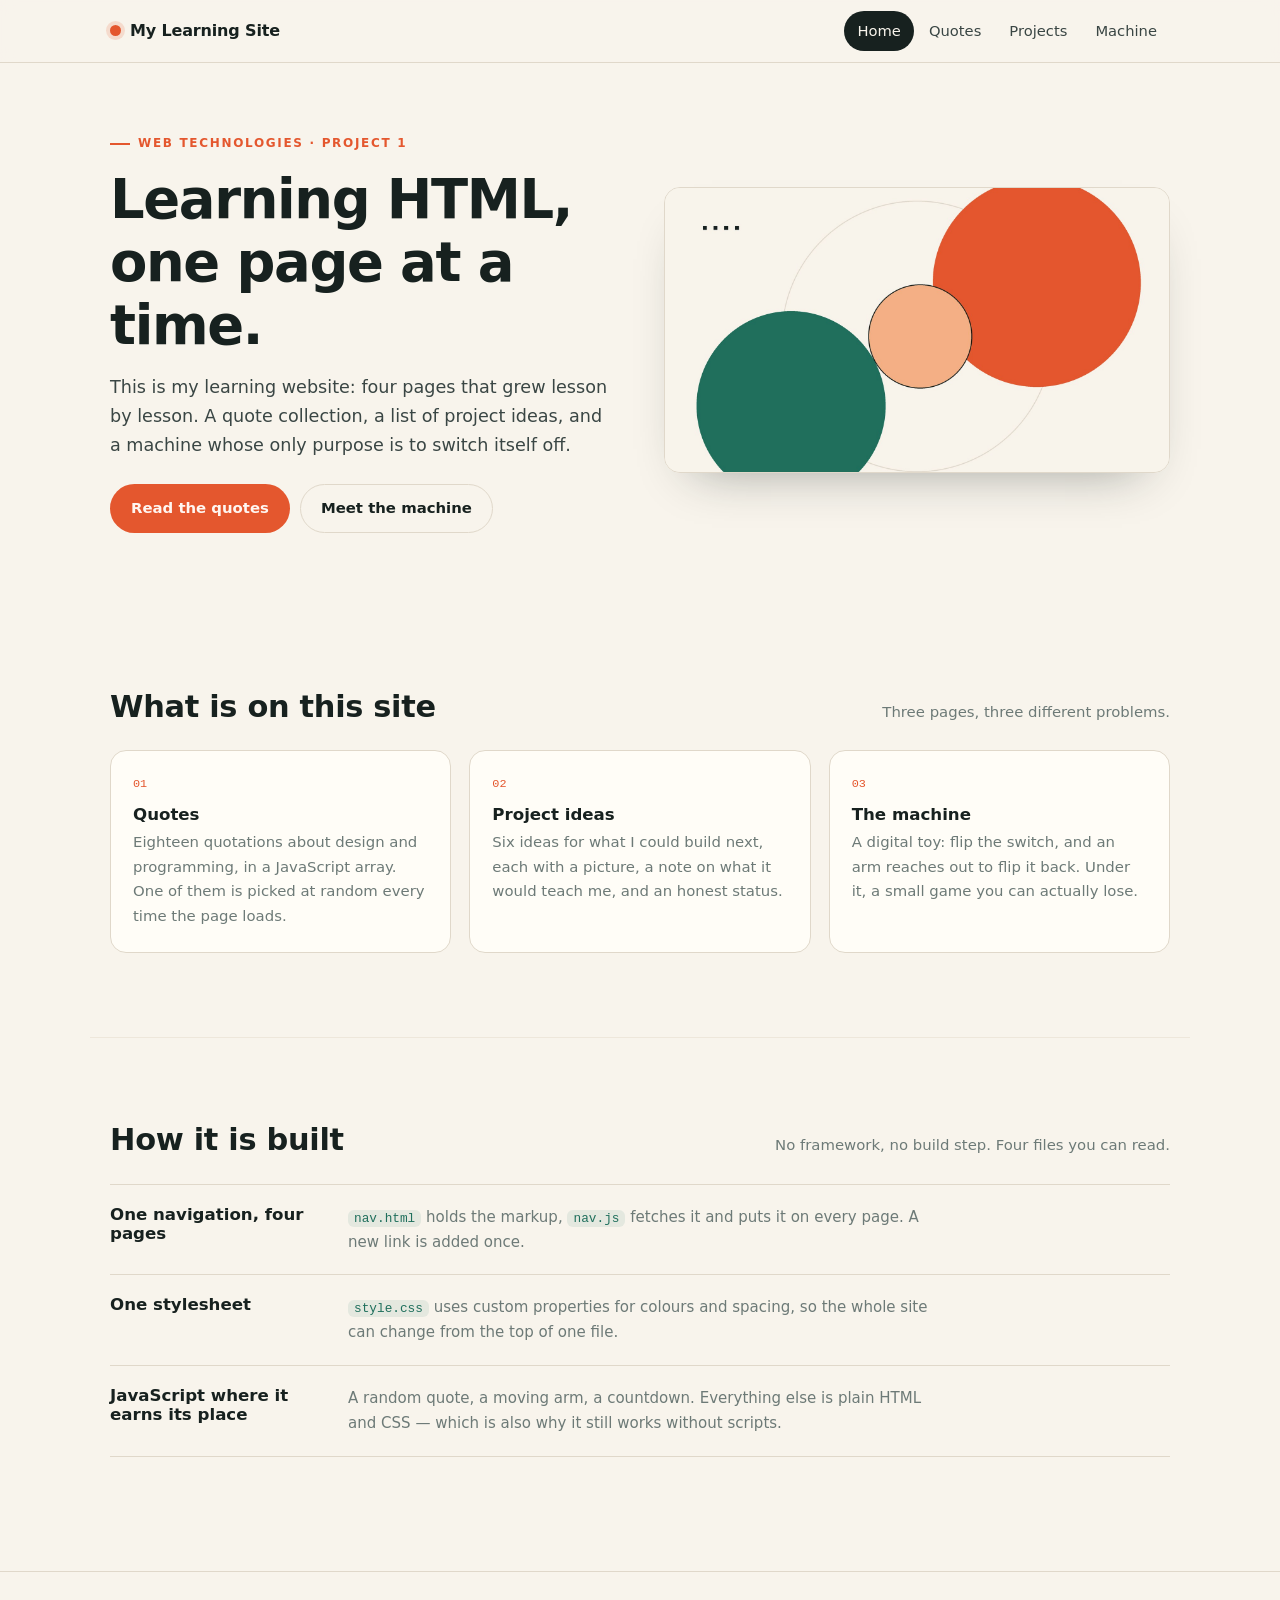
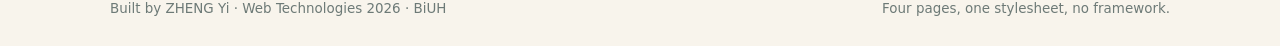
<file: index.html>
<!DOCTYPE html>
<html lang="en">
<head>
  <meta charset="UTF-8">
  <meta name="viewport" content="width=device-width, initial-scale=1.0">
  <title>Home — My Learning Site</title>
  <meta name="description" content="A small website built while learning HTML, CSS and JavaScript: a quote page, a project list and a useless machine.">

  <link rel="icon" href="images/favicon-32.png" sizes="32x32" type="image/png">
  <link rel="stylesheet" href="style.css">
  <script src="nav.js" defer></script>
</head>
<body data-page="home">
  <a class="skip-link" href="#main">Skip to content</a>

  <!-- The navigation is injected here by nav.js -->
  <div id="nav-slot"></div>

  <main id="main">
    <!-- ---------- Item 1: hero image + overview of the site ---------- -->
    <section class="hero">
      <div class="wrap hero-inner">
        <div class="hero-body">
          <p class="eyebrow">Web Technologies · Project 1</p>
          <h1>Learning HTML,<br>one page at a time.</h1>
          <p class="lead">
            This is my learning website: four pages that grew lesson by lesson.
            A quote collection, a list of project ideas, and a machine whose only
            purpose is to switch itself off.
          </p>
          <div class="button-row">
            <a class="btn btn-primary" href="quotes.html">Read the quotes</a>
            <a class="btn btn-ghost" href="machine.html">Meet the machine</a>
          </div>
        </div>

        <figure class="hero-media">
          <img src="images/hero.jpg" width="1600" height="900"
               alt="Abstract illustration: overlapping shapes in orange, green and cream">
        </figure>
      </div>
    </section>

    <!-- ---------- Overview: what is on this site ---------- -->
    <section class="section wrap" aria-labelledby="overview-title">
      <div class="section-head">
        <h2 id="overview-title">What is on this site</h2>
        <p class="section-sub">Three pages, three different problems.</p>
      </div>

      <div class="grid grid-3">
        <article class="card">
          <span class="card-index" aria-hidden="true">01</span>
          <h3><a href="quotes.html">Quotes</a></h3>
          <p>
            Eighteen quotations about design and programming, in a JavaScript
            array. One of them is picked at random every time the page loads.
          </p>
        </article>

        <article class="card">
          <span class="card-index" aria-hidden="true">02</span>
          <h3><a href="project.html">Project ideas</a></h3>
          <p>
            Six ideas for what I could build next, each with a picture, a note
            on what it would teach me, and an honest status.
          </p>
        </article>

        <article class="card">
          <span class="card-index" aria-hidden="true">03</span>
          <h3><a href="machine.html">The machine</a></h3>
          <p>
            A digital toy: flip the switch, and an arm reaches out to flip it
            back. Under it, a small game you can actually lose.
          </p>
        </article>
      </div>
    </section>

    <!-- ---------- How it is built (nice to defend in the presentation) ---------- -->
    <section class="section wrap" aria-labelledby="build-title">
      <div class="section-head">
        <h2 id="build-title">How it is built</h2>
        <p class="section-sub">No framework, no build step. Four files you can read.</p>
      </div>

      <ol class="steps">
        <li>
          <h3>One navigation, four pages</h3>
          <p>
            <code>nav.html</code> holds the markup, <code>nav.js</code> fetches it
            and puts it on every page. A new link is added once.
          </p>
        </li>
        <li>
          <h3>One stylesheet</h3>
          <p>
            <code>style.css</code> uses custom properties for colours and spacing,
            so the whole site can change from the top of one file.
          </p>
        </li>
        <li>
          <h3>JavaScript where it earns its place</h3>
          <p>
            A random quote, a moving arm, a countdown. Everything else is plain
            HTML and CSS — which is also why it still works without scripts.
          </p>
        </li>
      </ol>
    </section>
  </main>

  <footer class="site-footer">
    <div class="wrap footer-inner">
      <p>Built by ZHENG Yi · Web Technologies 2026 · BiUH</p>
      <p class="footer-note">Four pages, one stylesheet, no framework.</p>
    </div>
  </footer>
</body>
</html>
</file>
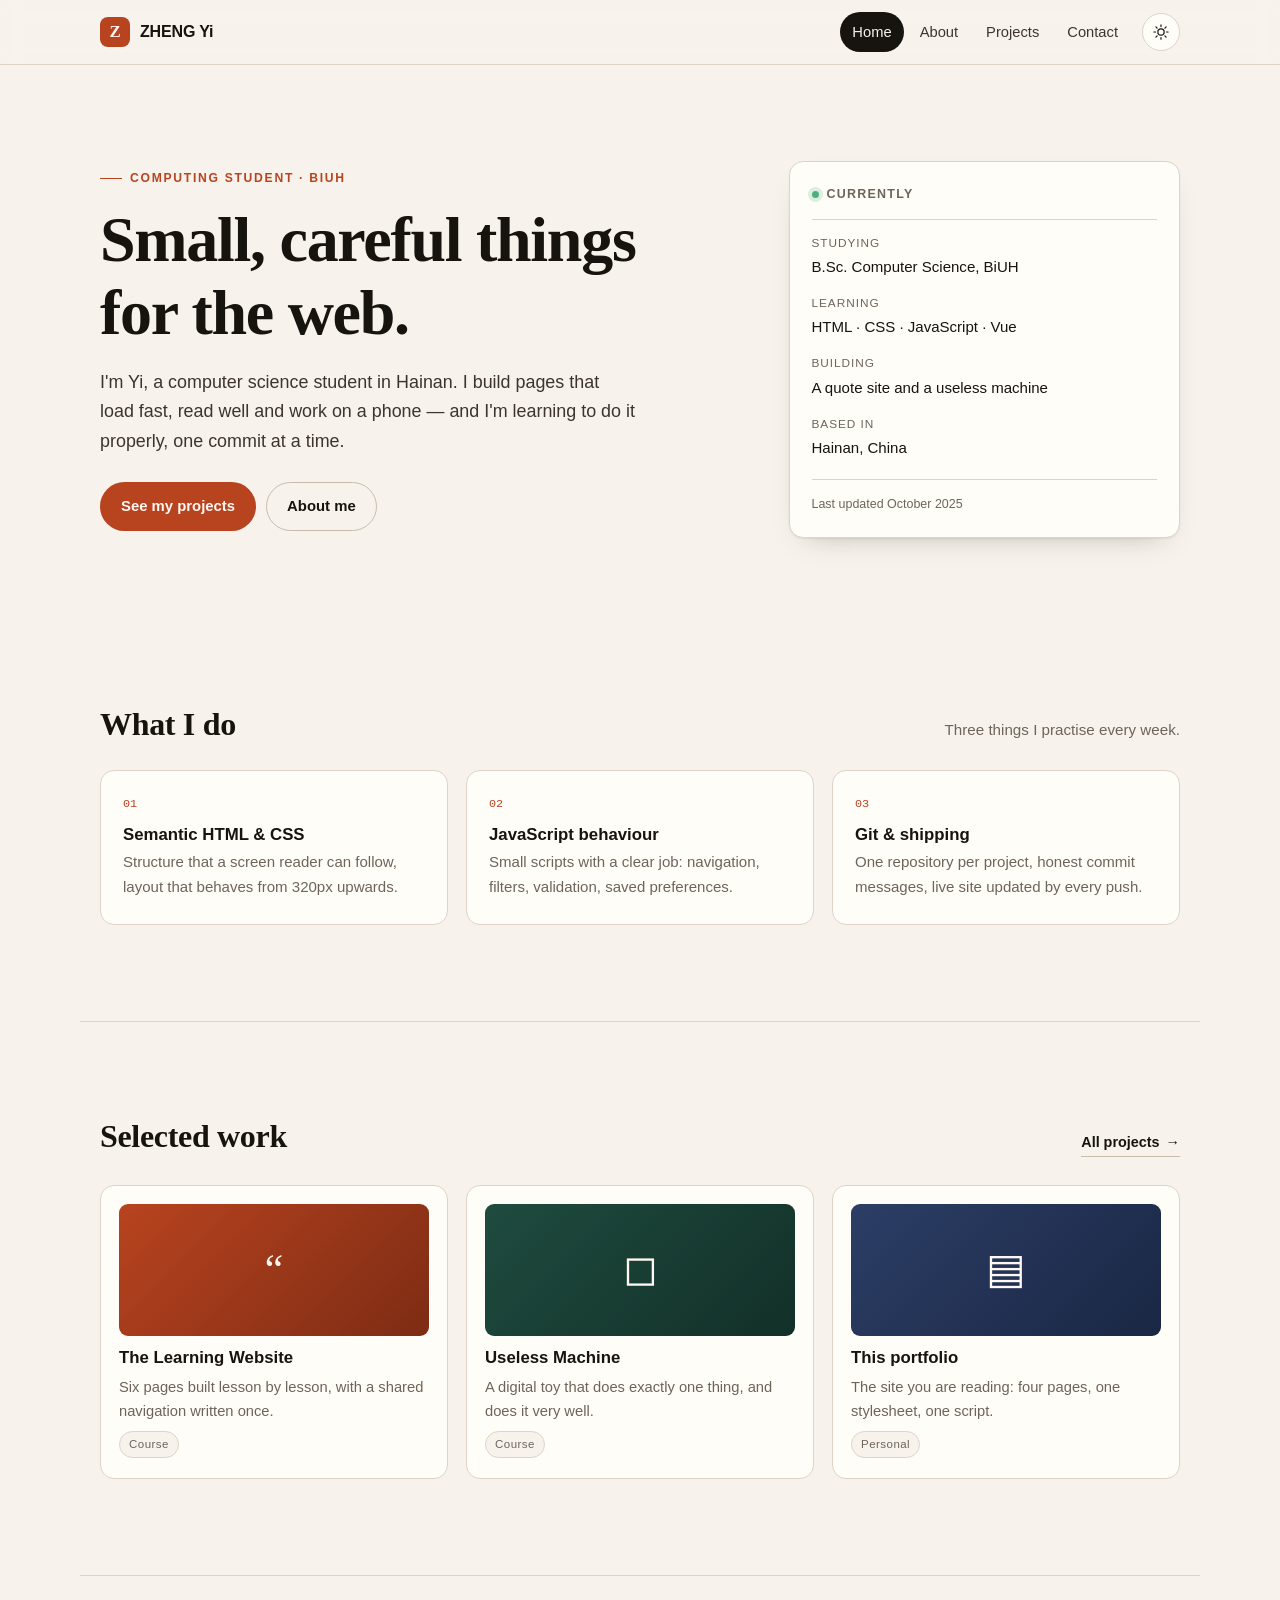
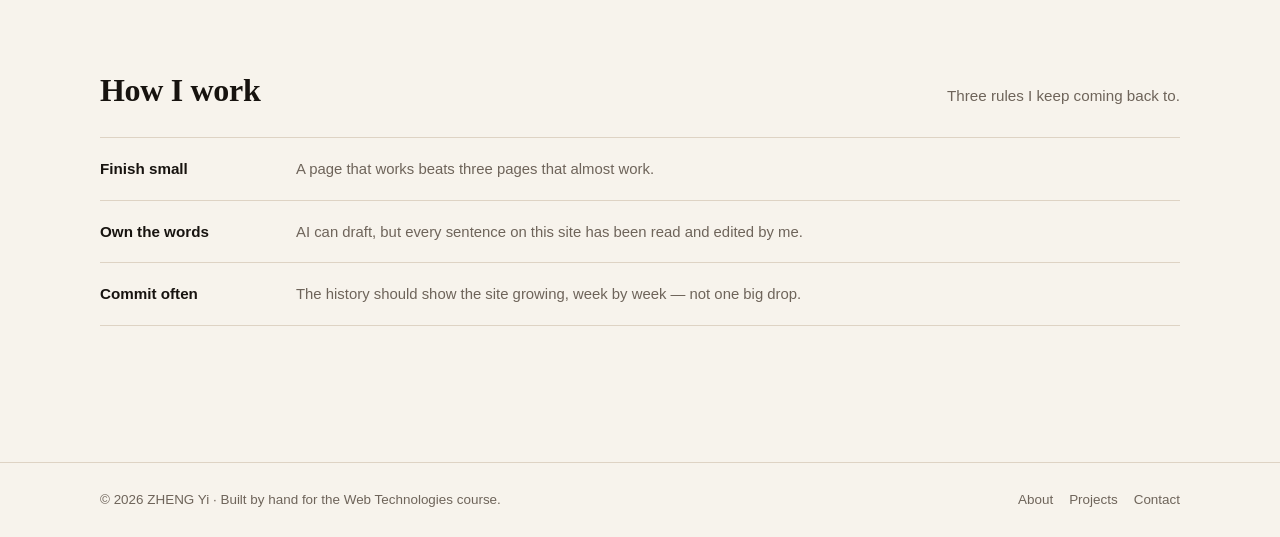
<file: web-projects/my-portfolio/index.html>
<!DOCTYPE html>
<html lang="en" data-theme="light">
<head>
  <meta charset="UTF-8">
  <meta name="viewport" content="width=device-width, initial-scale=1.0">
  <title>ZHENG Yi — Personal Portfolio</title>
  <meta name="description" content="Personal portfolio of ZHENG Yi, computer science student at BiUH. Small, careful things for the web: semantic HTML, tidy CSS and a little JavaScript.">

  <!-- Identity: favicon 32×32, app icon 180×180, social preview 1200×630 -->
  <link rel="icon" href="assets/favicon-32.png" sizes="32x32" type="image/png">
  <link rel="apple-touch-icon" href="assets/apple-touch-icon.png">
  <meta property="og:type" content="website">
  <meta property="og:title" content="ZHENG Yi — Personal Portfolio">
  <meta property="og:description" content="Small, careful things for the web.">
  <meta property="og:image" content="assets/og-image.png">
  <meta name="twitter:card" content="summary_large_image">
  <meta name="theme-color" content="#f7f3ec">

  <script>
    // Pick the saved theme before the first paint, so the page never flashes.
    (function () {
      var saved = null;
      try { saved = localStorage.getItem('portfolio-theme'); } catch (e) { /* private mode */ }
      var dark = saved ? saved === 'dark'
                       : window.matchMedia('(prefers-color-scheme: dark)').matches;
      document.documentElement.dataset.theme = dark ? 'dark' : 'light';
    })();
  </script>
  <link rel="stylesheet" href="style.css">
  <script src="script.js" defer></script>
</head>
<body data-page="home">
  <a class="skip-link" href="#main">Skip to content</a>

  <header class="site-header">
    <div class="wrap header-inner">
      <a class="brand" href="index.html">
        <span class="brand-mark" aria-hidden="true">Z</span>
        <span class="brand-text">ZHENG Yi</span>
      </a>

      <button class="nav-toggle" type="button" aria-expanded="false" aria-controls="site-nav">
        <span class="nav-toggle-bars" aria-hidden="true"></span>
        <span class="sr-only">Menu</span>
      </button>

      <nav id="site-nav" class="site-nav" aria-label="Main navigation">
        <ul>
          <li><a href="index.html" data-nav="home">Home</a></li>
          <li><a href="about.html" data-nav="about">About</a></li>
          <li><a href="projects.html" data-nav="projects">Projects</a></li>
          <li><a href="contact.html" data-nav="contact">Contact</a></li>
        </ul>
      </nav>

      <button class="theme-toggle" type="button" aria-label="Switch between light and dark theme">
        <svg class="icon-sun" viewBox="0 0 24 24" aria-hidden="true"><circle cx="12" cy="12" r="4.2"/><path d="M12 2.5v2.2M12 19.3v2.2M2.5 12h2.2M19.3 12h2.2M5.2 5.2l1.6 1.6M17.2 17.2l1.6 1.6M18.8 5.2l-1.6 1.6M6.8 17.2l-1.6 1.6"/></svg>
        <svg class="icon-moon" viewBox="0 0 24 24" aria-hidden="true"><path d="M20.5 14.6A8.6 8.6 0 0 1 9.4 3.5a8.6 8.6 0 1 0 11.1 11.1z"/></svg>
      </button>
    </div>
  </header>

  <main id="main">
    <!-- ================= HERO ================= -->
    <section class="hero wrap">
      <div class="hero-copy">
        <p class="eyebrow">Computing student · BiUH</p>
        <h1>Small, careful things<br>for the web.</h1>
        <p class="lead">
          I'm Yi, a computer science student in Hainan. I build pages that load fast,
          read well and work on a phone — and I'm learning to do it properly,
          one commit at a time.
        </p>
        <div class="button-row">
          <a class="btn btn-primary" href="projects.html">See my projects</a>
          <a class="btn btn-ghost" href="about.html">About me</a>
        </div>
      </div>

      <aside class="hero-card" aria-label="Quick facts">
        <div class="card-head">
          <span class="dot" aria-hidden="true"></span>
          <span>Currently</span>
        </div>
        <dl class="fact-list">
          <div><dt>Studying</dt><dd>B.Sc. Computer Science, BiUH</dd></div>
          <div><dt>Learning</dt><dd>HTML · CSS · JavaScript · Vue</dd></div>
          <div><dt>Building</dt><dd>A quote site and a useless machine</dd></div>
          <div><dt>Based in</dt><dd>Hainan, China</dd></div>
        </dl>
        <p class="card-foot">Last updated <time datetime="2025-10">October 2025</time></p>
      </aside>
    </section>

    <!-- ================= WHAT I DO ================= -->
    <section class="section wrap" aria-labelledby="skills-title">
      <div class="section-head">
        <h2 id="skills-title">What I do</h2>
        <p class="section-sub">Three things I practise every week.</p>
      </div>

      <div class="grid grid-3">
        <article class="card">
          <span class="card-index" aria-hidden="true">01</span>
          <h3>Semantic HTML &amp; CSS</h3>
          <p>Structure that a screen reader can follow, layout that behaves from 320px upwards.</p>
        </article>
        <article class="card">
          <span class="card-index" aria-hidden="true">02</span>
          <h3>JavaScript behaviour</h3>
          <p>Small scripts with a clear job: navigation, filters, validation, saved preferences.</p>
        </article>
        <article class="card">
          <span class="card-index" aria-hidden="true">03</span>
          <h3>Git &amp; shipping</h3>
          <p>One repository per project, honest commit messages, live site updated by every push.</p>
        </article>
      </div>
    </section>

    <!-- ================= SELECTED WORK ================= -->
    <section class="section wrap" aria-labelledby="work-title">
      <div class="section-head">
        <h2 id="work-title">Selected work</h2>
        <a class="text-link" href="projects.html">All projects <span aria-hidden="true">→</span></a>
      </div>

      <div class="grid grid-3">
        <a class="work-card" href="projects.html">
          <div class="work-thumb thumb-a" aria-hidden="true">“</div>
          <h3>The Learning Website</h3>
          <p>Six pages built lesson by lesson, with a shared navigation written once.</p>
          <span class="tag">Course</span>
        </a>
        <a class="work-card" href="projects.html">
          <div class="work-thumb thumb-b" aria-hidden="true">◻</div>
          <h3>Useless Machine</h3>
          <p>A digital toy that does exactly one thing, and does it very well.</p>
          <span class="tag">Course</span>
        </a>
        <a class="work-card" href="projects.html">
          <div class="work-thumb thumb-c" aria-hidden="true">▤</div>
          <h3>This portfolio</h3>
          <p>The site you are reading: four pages, one stylesheet, one script.</p>
          <span class="tag">Personal</span>
        </a>
      </div>
    </section>

    <!-- ================= NOTES ================= -->
    <section class="section wrap" aria-labelledby="notes-title">
      <div class="section-head">
        <h2 id="notes-title">How I work</h2>
        <p class="section-sub">Three rules I keep coming back to.</p>
      </div>
      <ul class="rule-list">
        <li>
          <span class="rule-key">Finish small</span>
          <span class="rule-text">A page that works beats three pages that almost work.</span>
        </li>
        <li>
          <span class="rule-key">Own the words</span>
          <span class="rule-text">AI can draft, but every sentence on this site has been read and edited by me.</span>
        </li>
        <li>
          <span class="rule-key">Commit often</span>
          <span class="rule-text">The history should show the site growing, week by week — not one big drop.</span>
        </li>
      </ul>
    </section>
  </main>

  <footer class="site-footer">
    <div class="wrap footer-inner">
      <p>© <span data-year>2025</span> ZHENG Yi · Built by hand for the Web Technologies course.</p>
      <nav aria-label="Footer">
        <a href="about.html">About</a>
        <a href="projects.html">Projects</a>
        <a href="contact.html">Contact</a>
      </nav>
    </div>
  </footer>
</body>
</html>
</file>
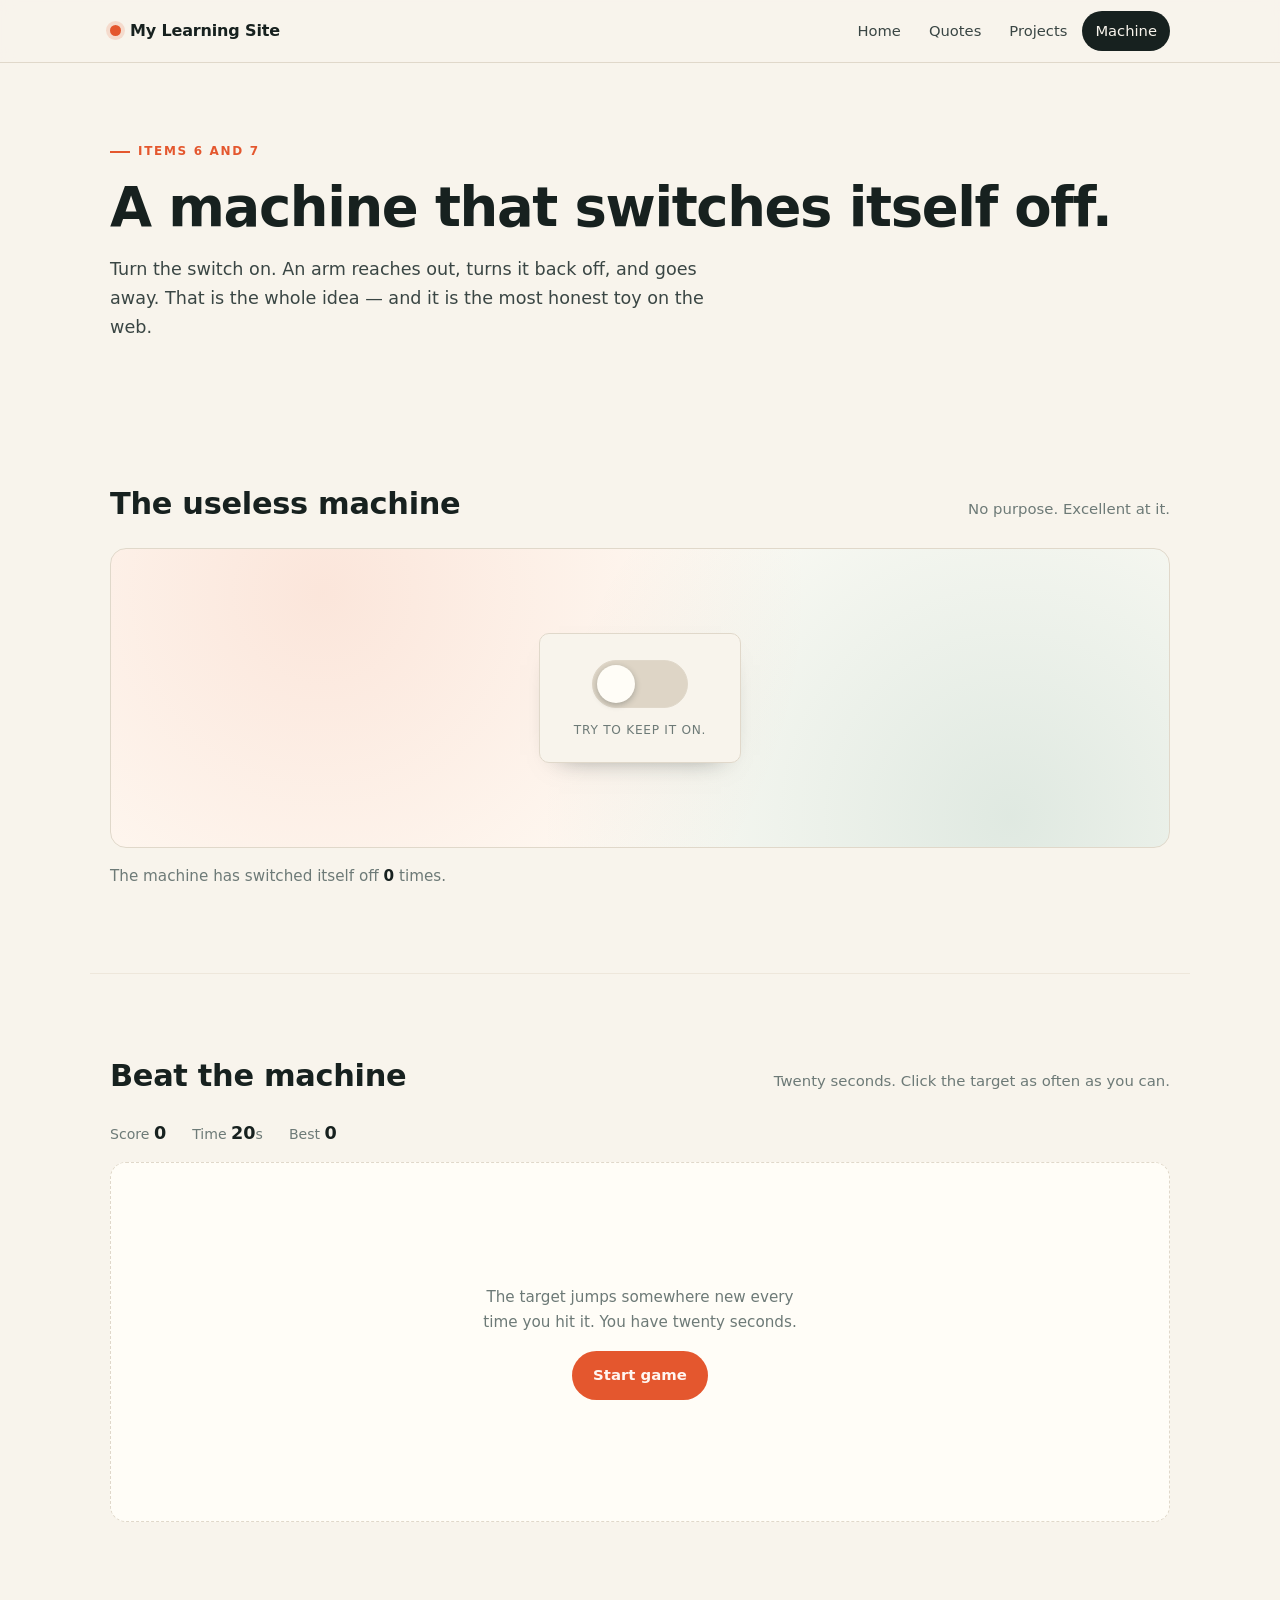
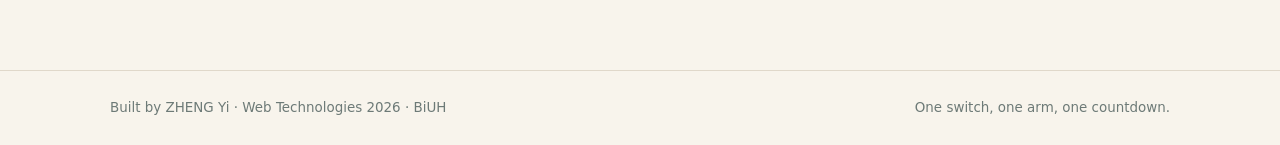
<file: machine.html>
<!DOCTYPE html>
<html lang="en">
<head>
  <meta charset="UTF-8">
  <meta name="viewport" content="width=device-width, initial-scale=1.0">
  <title>Machine — My Learning Site</title>
  <meta name="description" content="A useless machine that switches itself off, and a small game you can lose.">

  <link rel="icon" href="images/favicon-32.png" sizes="32x32" type="image/png">
  <link rel="stylesheet" href="style.css">
  <script src="nav.js" defer></script>
  <script src="machine.js" defer></script>
</head>
<body data-page="machine">
  <a class="skip-link" href="#main">Skip to content</a>

  <div id="nav-slot"></div>

  <main id="main">
    <section class="page-head wrap">
      <p class="eyebrow">Items 6 and 7</p>
      <h1>A machine that switches itself off.</h1>
      <p class="lead">
        Turn the switch on. An arm reaches out, turns it back off, and goes away.
        That is the whole idea — and it is the most honest toy on the web.
      </p>
    </section>

    <!-- ---------- Item 6: the useless machine ---------- -->
    <section class="section wrap" aria-labelledby="machine-title">
      <div class="section-head">
        <h2 id="machine-title">The useless machine</h2>
        <p class="section-sub">No purpose. Excellent at it.</p>
      </div>

      <div class="machine-stage" id="machine-stage">
        <div class="arm" aria-hidden="true"></div>

        <div class="machine-box">
          <button class="switch" id="switch" type="button" role="switch"
                  aria-checked="false" aria-label="Machine switch">
            <span class="switch-knob" aria-hidden="true"></span>
          </button>
          <span class="machine-caption">Try to keep it on.</span>
        </div>
      </div>

      <p class="machine-count">
        The machine has switched itself off
        <strong id="count" aria-live="polite">0</strong> times.
      </p>
    </section>

    <!-- ---------- Item 7: the game ---------- -->
    <section class="section wrap" aria-labelledby="game-title">
      <div class="section-head">
        <h2 id="game-title">Beat the machine</h2>
        <p class="section-sub">Twenty seconds. Click the target as often as you can.</p>
      </div>

      <div class="game">
        <div class="game-hud">
          <span>Score <strong id="score">0</strong></span>
          <span>Time <strong id="time">20</strong>s</span>
          <span>Best <strong id="best">0</strong></span>
        </div>

        <div class="game-box" id="game-box">
          <button class="target" id="target" type="button" hidden>Click</button>

          <div class="game-overlay" id="game-overlay">
            <p class="game-intro">
              The target jumps somewhere new every time you hit it.
              You have twenty seconds.
            </p>
            <button class="btn btn-primary" type="button" id="start">Start game</button>
          </div>
        </div>

        <p class="game-status" id="game-status" role="status" aria-live="polite"></p>
      </div>
    </section>
  </main>

  <footer class="site-footer">
    <div class="wrap footer-inner">
      <p>Built by ZHENG Yi · Web Technologies 2026 · BiUH</p>
      <p class="footer-note">One switch, one arm, one countdown.</p>
    </div>
  </footer>
</body>
</html>
</file>
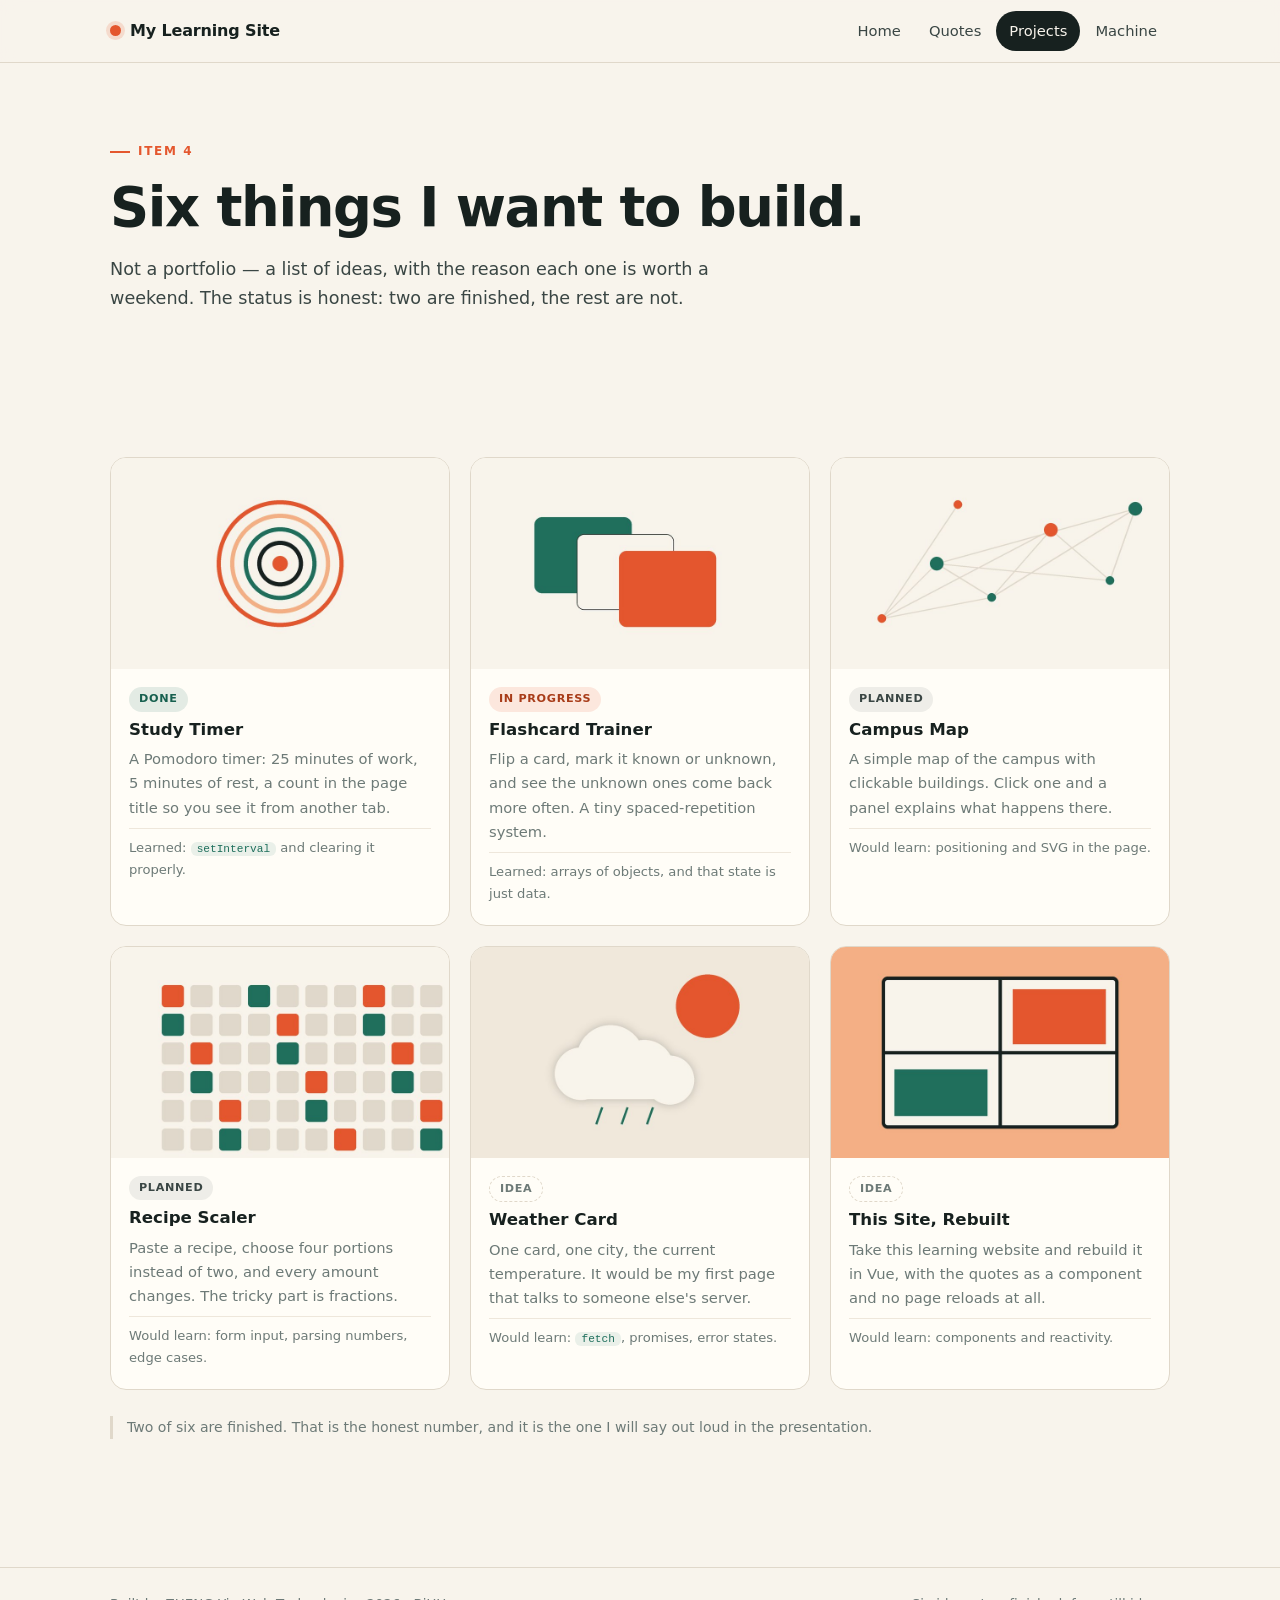
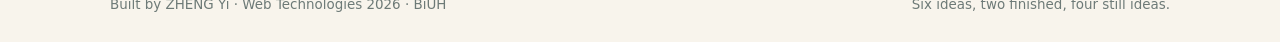
<file: project.html>
<!DOCTYPE html>
<html lang="en">
<head>
  <meta charset="UTF-8">
  <meta name="viewport" content="width=device-width, initial-scale=1.0">
  <title>Projects — My Learning Site</title>
  <meta name="description" content="Six project ideas, with a picture, a short description and an honest status for each.">

  <link rel="icon" href="images/favicon-32.png" sizes="32x32" type="image/png">
  <link rel="stylesheet" href="style.css">
  <script src="nav.js" defer></script>
</head>
<body data-page="projects">
  <a class="skip-link" href="#main">Skip to content</a>

  <div id="nav-slot"></div>

  <main id="main">
    <section class="page-head wrap">
      <p class="eyebrow">Item 4</p>
      <h1>Six things I want to build.</h1>
      <p class="lead">
        Not a portfolio — a list of ideas, with the reason each one is worth a
        weekend. The status is honest: two are finished, the rest are not.
      </p>
    </section>

    <section class="section wrap" aria-labelledby="ideas-title">
      <h2 id="ideas-title" class="sr-only">The project ideas</h2>

      <div class="project-grid">
        <article class="project-card">
          <img src="images/project-1.jpg" width="800" height="500"
               alt="Abstract illustration of a timer made of stacked circles" loading="lazy">
          <div class="project-body">
            <span class="status status-done">Done</span>
            <h3>Study Timer</h3>
            <p>
              A Pomodoro timer: 25 minutes of work, 5 minutes of rest, a count in
              the page title so you see it from another tab.
            </p>
            <p class="project-learn">Learned: <code>setInterval</code> and clearing it properly.</p>
          </div>
        </article>

        <article class="project-card">
          <img src="images/project-2.jpg" width="800" height="500"
               alt="Abstract illustration of overlapping cards" loading="lazy">
          <div class="project-body">
            <span class="status status-progress">In progress</span>
            <h3>Flashcard Trainer</h3>
            <p>
              Flip a card, mark it known or unknown, and see the unknown ones come
              back more often. A tiny spaced-repetition system.
            </p>
            <p class="project-learn">Learned: arrays of objects, and that state is just data.</p>
          </div>
        </article>

        <article class="project-card">
          <img src="images/project-3.jpg" width="800" height="500"
               alt="Abstract illustration of a map made of lines and dots" loading="lazy">
          <div class="project-body">
            <span class="status status-planned">Planned</span>
            <h3>Campus Map</h3>
            <p>
              A simple map of the campus with clickable buildings. Click one and a
              panel explains what happens there.
            </p>
            <p class="project-learn">Would learn: positioning and SVG in the page.</p>
          </div>
        </article>

        <article class="project-card">
          <img src="images/project-4.jpg" width="800" height="500"
               alt="Abstract illustration of a grid of small squares" loading="lazy">
          <div class="project-body">
            <span class="status status-planned">Planned</span>
            <h3>Recipe Scaler</h3>
            <p>
              Paste a recipe, choose four portions instead of two, and every amount
              changes. The tricky part is fractions.
            </p>
            <p class="project-learn">Would learn: form input, parsing numbers, edge cases.</p>
          </div>
        </article>

        <article class="project-card">
          <img src="images/project-5.jpg" width="800" height="500"
               alt="Abstract illustration of a cloud and a sun" loading="lazy">
          <div class="project-body">
            <span class="status status-idea">Idea</span>
            <h3>Weather Card</h3>
            <p>
              One card, one city, the current temperature. It would be my first page
              that talks to someone else's server.
            </p>
            <p class="project-learn">Would learn: <code>fetch</code>, promises, error states.</p>
          </div>
        </article>

        <article class="project-card">
          <img src="images/project-6.jpg" width="800" height="500"
               alt="Abstract illustration of a window frame in warm colours" loading="lazy">
          <div class="project-body">
            <span class="status status-idea">Idea</span>
            <h3>This Site, Rebuilt</h3>
            <p>
              Take this learning website and rebuild it in Vue, with the quotes as
              a component and no page reloads at all.
            </p>
            <p class="project-learn">Would learn: components and reactivity.</p>
          </div>
        </article>
      </div>

      <p class="note">
        Two of six are finished. That is the honest number, and it is the one I
        will say out loud in the presentation.
      </p>
    </section>
  </main>

  <footer class="site-footer">
    <div class="wrap footer-inner">
      <p>Built by ZHENG Yi · Web Technologies 2026 · BiUH</p>
      <p class="footer-note">Six ideas, two finished, four still ideas.</p>
    </div>
  </footer>
</body>
</html>
</file>
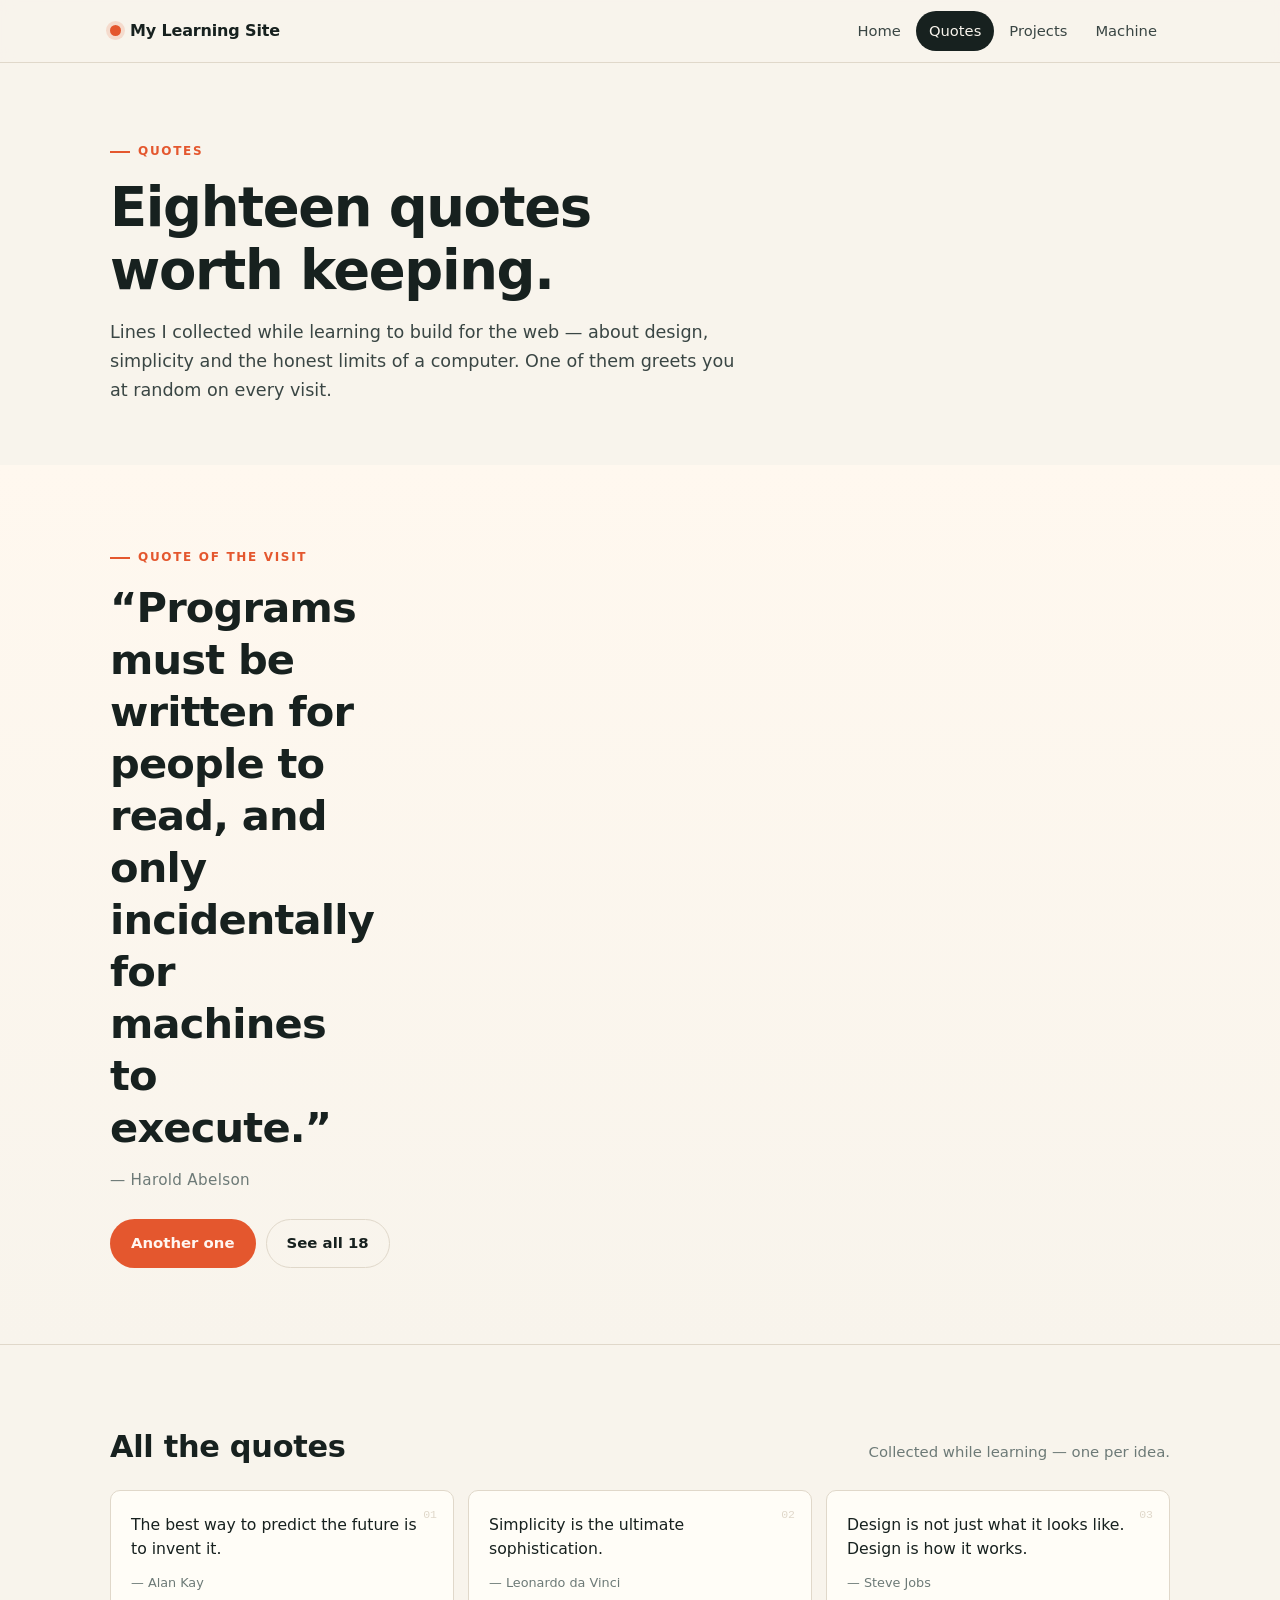
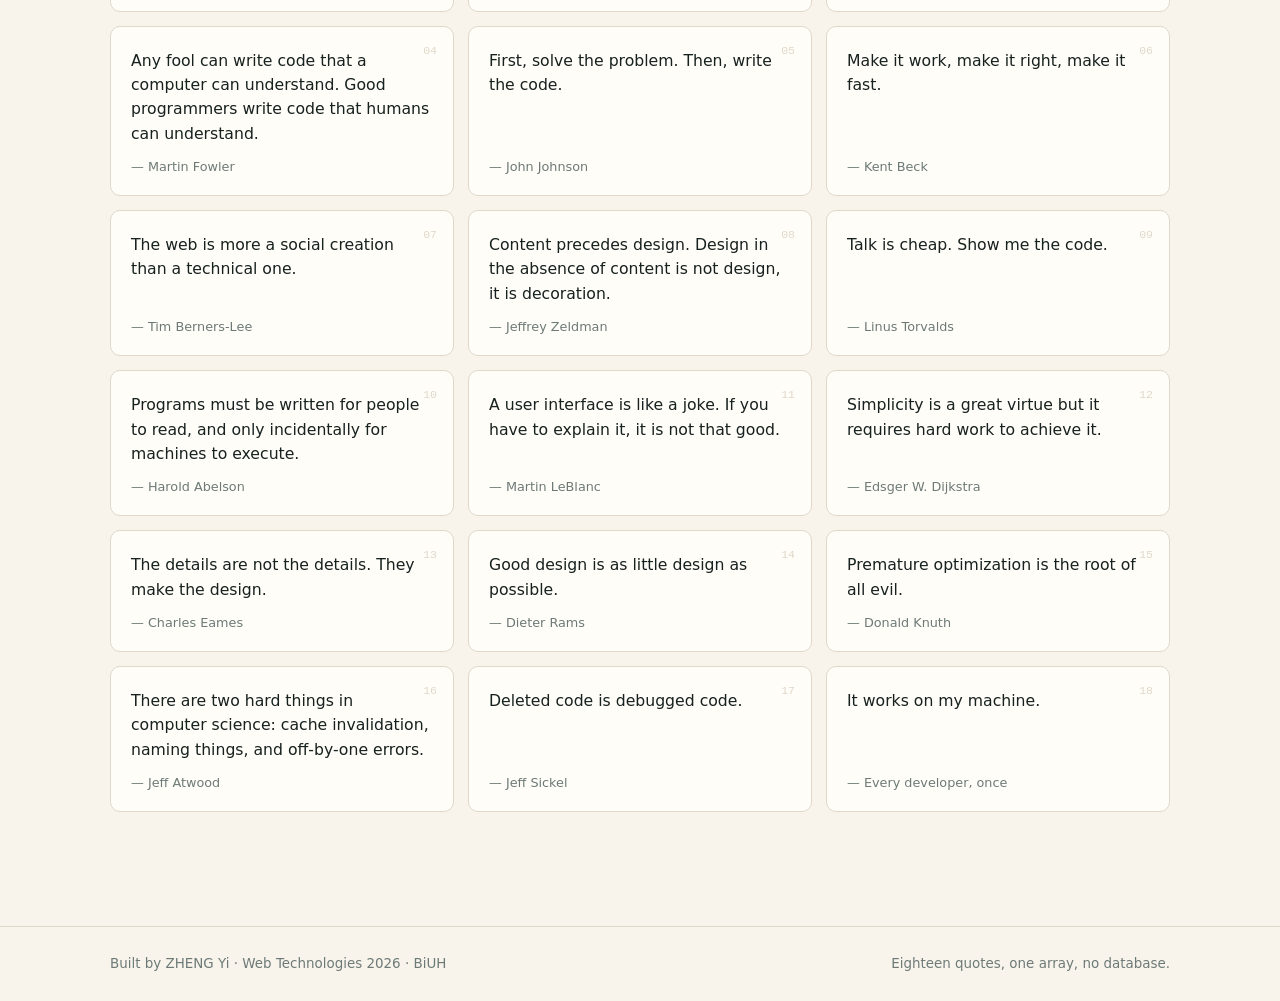
<file: quotes.html>
<!DOCTYPE html>
<html lang="en">
<head>
  <meta charset="UTF-8">
  <meta name="viewport" content="width=device-width, initial-scale=1.0">
  <title>Quotes — My Learning Site</title>
  <meta name="description" content="Eighteen quotations about design and programming, one of them picked at random on every visit.">

  <link rel="icon" href="images/favicon-32.png" sizes="32x32" type="image/png">
  <link rel="stylesheet" href="style.css">
  <script src="nav.js" defer></script>
  <script src="quotes.js" defer></script>
</head>
<body data-page="quotes">
  <a class="skip-link" href="#main">Skip to content</a>

  <div id="nav-slot"></div>

  <main id="main">
    <!-- ---------- Items 2 and 5: quotes, styled, random one at the top ---------- -->
    <section class="page-head wrap">
      <p class="eyebrow">Quotes</p>
      <h1>Eighteen quotes<br>worth keeping.</h1>
      <p class="lead">
        Lines I collected while learning to build for the web — about design,
        simplicity and the honest limits of a computer. One of them greets you
        at random on every visit.
      </p>
    </section>

    <section class="quote-hero">
      <div class="wrap">
        <p class="eyebrow">Quote of the visit</p>

        <blockquote class="quote-feature">
          <p class="quote-feature-text" id="quote-of-the-visit">
            “The best way to predict the future is to invent it.”
          </p>
          <footer class="quote-feature-author" id="quote-of-the-visit-author">— Alan Kay</footer>
        </blockquote>

        <div class="button-row">
          <button class="btn btn-primary" type="button" id="next-quote">
            Another one
          </button>
          <a class="btn btn-ghost" href="#all-quotes">See all 18</a>
        </div>
      </div>
    </section>

    <!-- ---------- The whole collection ---------- -->
    <section class="section wrap" id="all-quotes" aria-labelledby="all-title">
      <div class="section-head">
        <h2 id="all-title">All the quotes</h2>
        <p class="section-sub">Collected while learning — one per idea.</p>
      </div>

      <!-- quotes.js fills this list -->
      <div class="quote-grid" id="quote-list"></div>

      <noscript>
        <p class="note">
          JavaScript is off, so the list cannot be built. The quotes live in
          <code>quotes.js</code> — open it to read them.
        </p>
      </noscript>
    </section>
  </main>

  <footer class="site-footer">
    <div class="wrap footer-inner">
      <p>Built by ZHENG Yi · Web Technologies 2026 · BiUH</p>
      <p class="footer-note">Eighteen quotes, one array, no database.</p>
    </div>
  </footer>
</body>
</html>
</file>
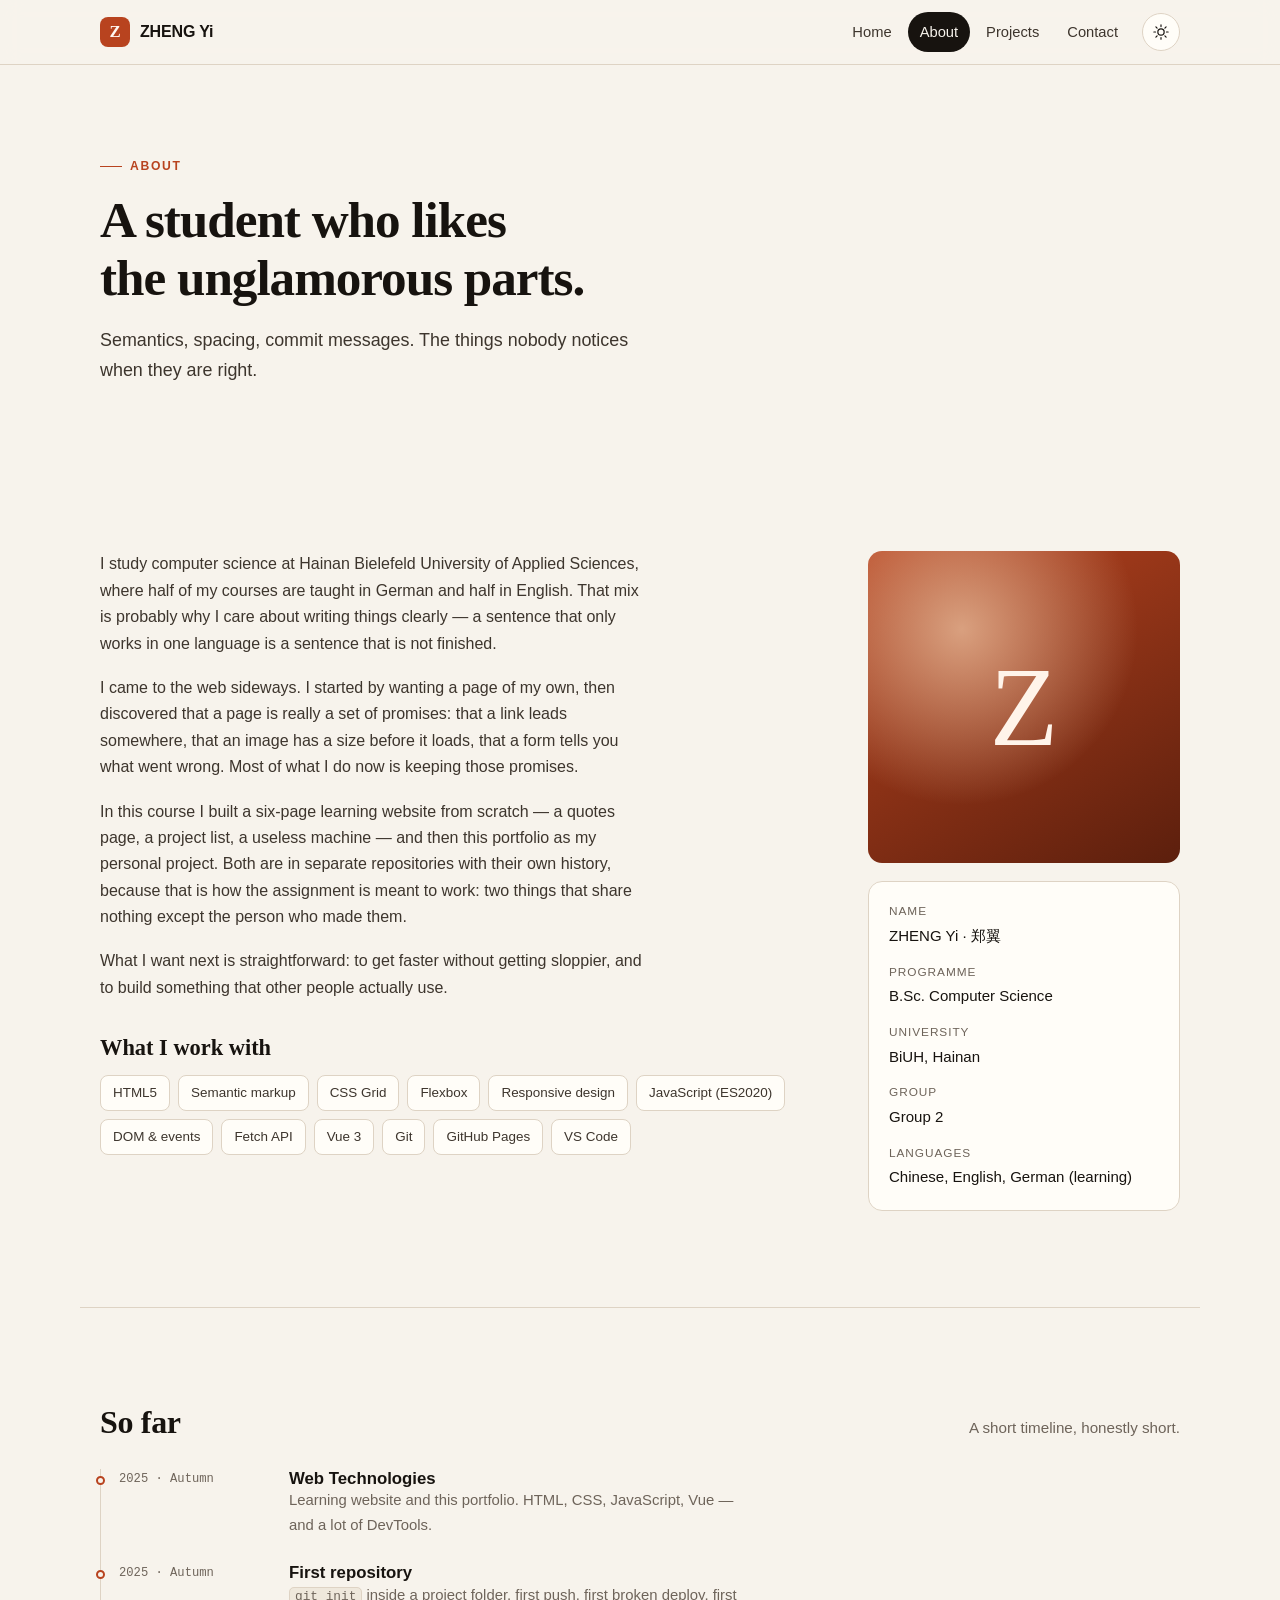
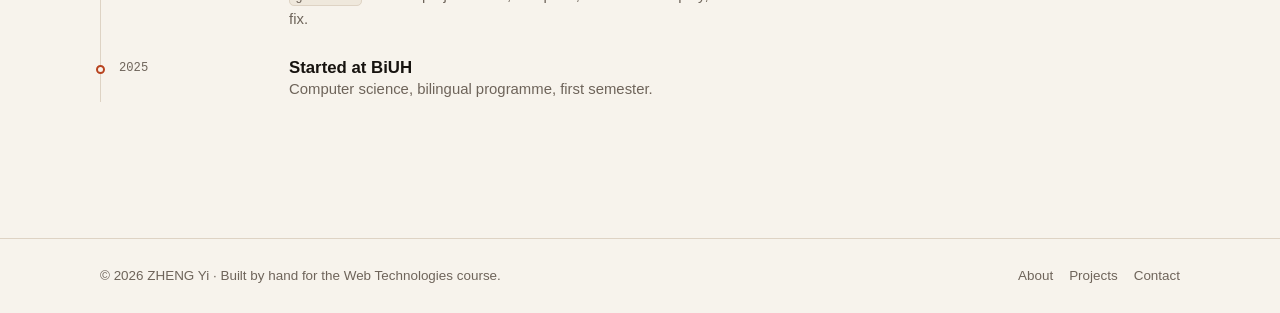
<file: web-projects/my-portfolio/about.html>
<!DOCTYPE html>
<html lang="en" data-theme="light">
<head>
  <meta charset="UTF-8">
  <meta name="viewport" content="width=device-width, initial-scale=1.0">
  <title>About — ZHENG Yi</title>
  <meta name="description" content="About ZHENG Yi: computer science student at BiUH, learning front-end development one project at a time.">

  <link rel="icon" href="assets/favicon-32.png" sizes="32x32" type="image/png">
  <link rel="apple-touch-icon" href="assets/apple-touch-icon.png">
  <meta property="og:type" content="website">
  <meta property="og:title" content="About — ZHENG Yi">
  <meta property="og:description" content="Computer science student in Hainan, learning to build for the web.">
  <meta property="og:image" content="assets/og-image.png">
  <meta name="theme-color" content="#f7f3ec">

  <script>
    // Pick the saved theme before the first paint, so the page never flashes.
    (function () {
      var saved = null;
      try { saved = localStorage.getItem('portfolio-theme'); } catch (e) { /* private mode */ }
      var dark = saved ? saved === 'dark'
                       : window.matchMedia('(prefers-color-scheme: dark)').matches;
      document.documentElement.dataset.theme = dark ? 'dark' : 'light';
    })();
  </script>
  <link rel="stylesheet" href="style.css">
  <script src="script.js" defer></script>
</head>
<body data-page="about">
  <a class="skip-link" href="#main">Skip to content</a>

  <header class="site-header">
    <div class="wrap header-inner">
      <a class="brand" href="index.html">
        <span class="brand-mark" aria-hidden="true">Z</span>
        <span class="brand-text">ZHENG Yi</span>
      </a>

      <button class="nav-toggle" type="button" aria-expanded="false" aria-controls="site-nav">
        <span class="nav-toggle-bars" aria-hidden="true"></span>
        <span class="sr-only">Menu</span>
      </button>

      <nav id="site-nav" class="site-nav" aria-label="Main navigation">
        <ul>
          <li><a href="index.html" data-nav="home">Home</a></li>
          <li><a href="about.html" data-nav="about">About</a></li>
          <li><a href="projects.html" data-nav="projects">Projects</a></li>
          <li><a href="contact.html" data-nav="contact">Contact</a></li>
        </ul>
      </nav>

      <button class="theme-toggle" type="button" aria-label="Switch between light and dark theme">
        <svg class="icon-sun" viewBox="0 0 24 24" aria-hidden="true"><circle cx="12" cy="12" r="4.2"/><path d="M12 2.5v2.2M12 19.3v2.2M2.5 12h2.2M19.3 12h2.2M5.2 5.2l1.6 1.6M17.2 17.2l1.6 1.6M18.8 5.2l-1.6 1.6M6.8 17.2l-1.6 1.6"/></svg>
        <svg class="icon-moon" viewBox="0 0 24 24" aria-hidden="true"><path d="M20.5 14.6A8.6 8.6 0 0 1 9.4 3.5a8.6 8.6 0 1 0 11.1 11.1z"/></svg>
      </button>
    </div>
  </header>

  <main id="main">
    <section class="page-head wrap">
      <p class="eyebrow">About</p>
      <h1>A student who likes<br>the unglamorous parts.</h1>
      <p class="lead">Semantics, spacing, commit messages. The things nobody notices when they are right.</p>
    </section>

    <section class="section wrap about-layout" aria-labelledby="story-title">
      <div class="about-main">
        <h2 id="story-title" class="sr-only">My story</h2>

        <p>
          I study computer science at Hainan Bielefeld University of Applied Sciences,
          where half of my courses are taught in German and half in English. That mix
          is probably why I care about writing things clearly — a sentence that only
          works in one language is a sentence that is not finished.
        </p>
        <p>
          I came to the web sideways. I started by wanting a page of my own, then
          discovered that a page is really a set of promises: that a link leads
          somewhere, that an image has a size before it loads, that a form tells you
          what went wrong. Most of what I do now is keeping those promises.
        </p>
        <p>
          In this course I built a six-page learning website from scratch — a quotes
          page, a project list, a useless machine — and then this portfolio as my
          personal project. Both are in separate repositories with their own history,
          because that is how the assignment is meant to work: two things that share
          nothing except the person who made them.
        </p>
        <p>
          What I want next is straightforward: to get faster without getting sloppier,
          and to build something that other people actually use.
        </p>

        <h2 id="skills-title">What I work with</h2>
        <ul class="chip-list" aria-labelledby="skills-title">
          <li>HTML5</li>
          <li>Semantic markup</li>
          <li>CSS Grid</li>
          <li>Flexbox</li>
          <li>Responsive design</li>
          <li>JavaScript (ES2020)</li>
          <li>DOM &amp; events</li>
          <li>Fetch API</li>
          <li>Vue 3</li>
          <li>Git</li>
          <li>GitHub Pages</li>
          <li>VS Code</li>
        </ul>
      </div>

      <aside class="about-side" aria-label="Facts and timeline">
        <div class="portrait" aria-hidden="true">
          <span>Z</span>
        </div>

        <dl class="fact-list fact-box">
          <div><dt>Name</dt><dd>ZHENG Yi · 郑翼</dd></div>
          <div><dt>Programme</dt><dd>B.Sc. Computer Science</dd></div>
          <div><dt>University</dt><dd>BiUH, Hainan</dd></div>
          <div><dt>Group</dt><dd>Group 2</dd></div>
          <div><dt>Languages</dt><dd>Chinese, English, German (learning)</dd></div>
        </dl>
      </aside>
    </section>

    <section class="section wrap" aria-labelledby="timeline-title">
      <div class="section-head">
        <h2 id="timeline-title">So far</h2>
        <p class="section-sub">A short timeline, honestly short.</p>
      </div>

      <ol class="timeline">
        <li>
          <span class="timeline-date">2025 · Autumn</span>
          <div>
            <h3>Web Technologies</h3>
            <p>Learning website and this portfolio. HTML, CSS, JavaScript, Vue — and a lot of DevTools.</p>
          </div>
        </li>
        <li>
          <span class="timeline-date">2025 · Autumn</span>
          <div>
            <h3>First repository</h3>
            <p><code>git init</code> inside a project folder, first push, first broken deploy, first fix.</p>
          </div>
        </li>
        <li>
          <span class="timeline-date">2025</span>
          <div>
            <h3>Started at BiUH</h3>
            <p>Computer science, bilingual programme, first semester.</p>
          </div>
        </li>
      </ol>
    </section>
  </main>

  <footer class="site-footer">
    <div class="wrap footer-inner">
      <p>© <span data-year>2025</span> ZHENG Yi · Built by hand for the Web Technologies course.</p>
      <nav aria-label="Footer">
        <a href="about.html">About</a>
        <a href="projects.html">Projects</a>
        <a href="contact.html">Contact</a>
      </nav>
    </div>
  </footer>
</body>
</html>
</file>
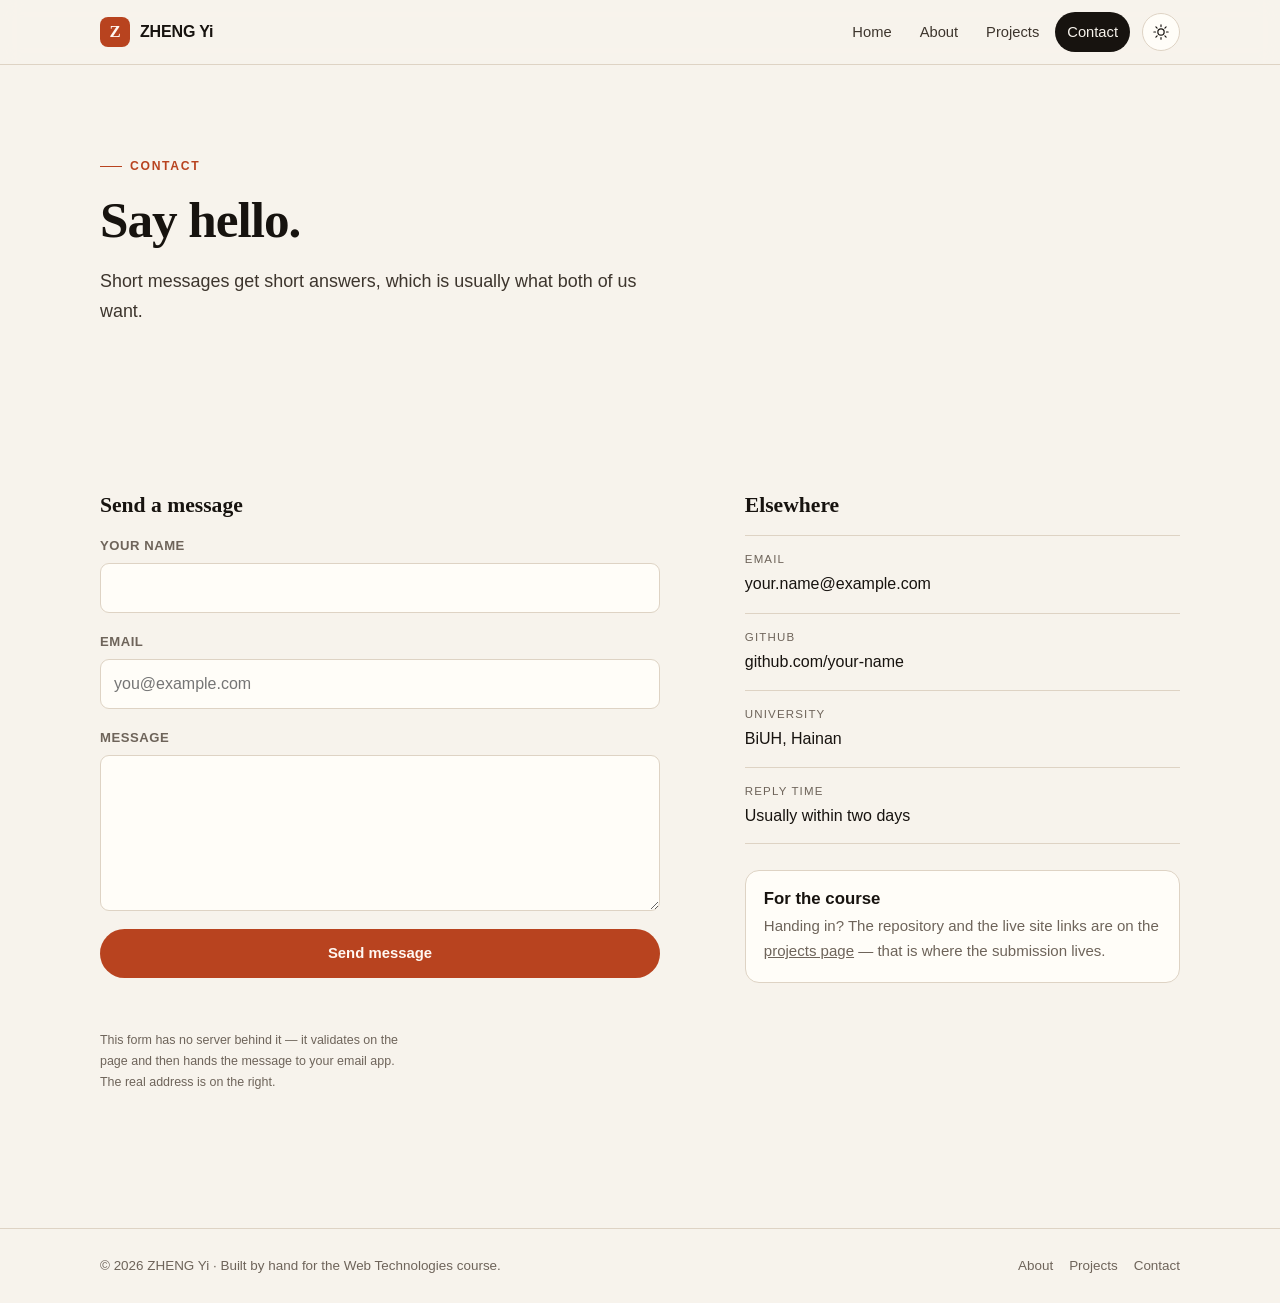
<file: web-projects/my-portfolio/contact.html>
<!DOCTYPE html>
<html lang="en" data-theme="light">
<head>
  <meta charset="UTF-8">
  <meta name="viewport" content="width=device-width, initial-scale=1.0">
  <title>Contact — ZHENG Yi</title>
  <meta name="description" content="Get in touch with ZHENG Yi — email, GitHub, and a short message form.">

  <link rel="icon" href="assets/favicon-32.png" sizes="32x32" type="image/png">
  <link rel="apple-touch-icon" href="assets/apple-touch-icon.png">
  <meta property="og:type" content="website">
  <meta property="og:title" content="Contact — ZHENG Yi">
  <meta property="og:description" content="Email, GitHub, or a short message.">
  <meta property="og:image" content="assets/og-image.png">
  <meta name="theme-color" content="#f7f3ec">

  <script>
    // Pick the saved theme before the first paint, so the page never flashes.
    (function () {
      var saved = null;
      try { saved = localStorage.getItem('portfolio-theme'); } catch (e) { /* private mode */ }
      var dark = saved ? saved === 'dark'
                       : window.matchMedia('(prefers-color-scheme: dark)').matches;
      document.documentElement.dataset.theme = dark ? 'dark' : 'light';
    })();
  </script>
  <link rel="stylesheet" href="style.css">
  <script src="script.js" defer></script>
</head>
<body data-page="contact">
  <a class="skip-link" href="#main">Skip to content</a>

  <header class="site-header">
    <div class="wrap header-inner">
      <a class="brand" href="index.html">
        <span class="brand-mark" aria-hidden="true">Z</span>
        <span class="brand-text">ZHENG Yi</span>
      </a>

      <button class="nav-toggle" type="button" aria-expanded="false" aria-controls="site-nav">
        <span class="nav-toggle-bars" aria-hidden="true"></span>
        <span class="sr-only">Menu</span>
      </button>

      <nav id="site-nav" class="site-nav" aria-label="Main navigation">
        <ul>
          <li><a href="index.html" data-nav="home">Home</a></li>
          <li><a href="about.html" data-nav="about">About</a></li>
          <li><a href="projects.html" data-nav="projects">Projects</a></li>
          <li><a href="contact.html" data-nav="contact">Contact</a></li>
        </ul>
      </nav>

      <button class="theme-toggle" type="button" aria-label="Switch between light and dark theme">
        <svg class="icon-sun" viewBox="0 0 24 24" aria-hidden="true"><circle cx="12" cy="12" r="4.2"/><path d="M12 2.5v2.2M12 19.3v2.2M2.5 12h2.2M19.3 12h2.2M5.2 5.2l1.6 1.6M17.2 17.2l1.6 1.6M18.8 5.2l-1.6 1.6M6.8 17.2l-1.6 1.6"/></svg>
        <svg class="icon-moon" viewBox="0 0 24 24" aria-hidden="true"><path d="M20.5 14.6A8.6 8.6 0 0 1 9.4 3.5a8.6 8.6 0 1 0 11.1 11.1z"/></svg>
      </button>
    </div>
  </header>

  <main id="main">
    <section class="page-head wrap">
      <p class="eyebrow">Contact</p>
      <h1>Say hello.</h1>
      <p class="lead">Short messages get short answers, which is usually what both of us want.</p>
    </section>

    <section class="section wrap contact-layout">
      <div class="contact-form-wrap">
        <h2 class="form-title">Send a message</h2>

        <form class="contact-form" novalidate data-contact-form>
          <div class="field">
            <label for="name">Your name</label>
            <input id="name" name="name" type="text" autocomplete="name" required
                   aria-describedby="name-error">
            <p class="error" id="name-error" role="alert" hidden>Please tell me what to call you.</p>
          </div>

          <div class="field">
            <label for="email">Email</label>
            <input id="email" name="email" type="email" autocomplete="email" required
                   placeholder="you@example.com" aria-describedby="email-error">
            <p class="error" id="email-error" role="alert" hidden>That does not look like an email address.</p>
          </div>

          <div class="field">
            <label for="message">Message</label>
            <textarea id="message" name="message" rows="5" required
                      aria-describedby="message-error"></textarea>
            <p class="error" id="message-error" role="alert" hidden>A few words would help — at least 10 characters.</p>
          </div>

          <button class="btn btn-primary" type="submit">Send message</button>
          <p class="form-status" role="status" aria-live="polite" data-form-status></p>
          <p class="form-hint">
            This form has no server behind it — it validates on the page and then hands
            the message to your email app. The real address is on the right.
          </p>
        </form>
      </div>

      <aside class="contact-side" aria-label="Other ways to reach me">
        <h2 class="form-title">Elsewhere</h2>
        <ul class="contact-list">
          <li>
            <span class="contact-label">Email</span>
            <!-- TODO: replace with the address you actually check -->
            <a href="mailto:your.name@example.com">your.name@example.com</a>
          </li>
          <li>
            <span class="contact-label">GitHub</span>
            <!-- TODO: replace with your GitHub profile -->
            <a href="https://github.com/" target="_blank" rel="noopener">github.com/your-name</a>
          </li>
          <li>
            <span class="contact-label">University</span>
            <span>BiUH, Hainan</span>
          </li>
          <li>
            <span class="contact-label">Reply time</span>
            <span>Usually within two days</span>
          </li>
        </ul>

        <div class="card side-note">
          <h3>For the course</h3>
          <p>
            Handing in? The repository and the live site links are on the
            <a href="projects.html">projects page</a> — that is where the
            submission lives.
          </p>
        </div>
      </aside>
    </section>
  </main>

  <footer class="site-footer">
    <div class="wrap footer-inner">
      <p>© <span data-year>2025</span> ZHENG Yi · Built by hand for the Web Technologies course.</p>
      <nav aria-label="Footer">
        <a href="about.html">About</a>
        <a href="projects.html">Projects</a>
        <a href="contact.html">Contact</a>
      </nav>
    </div>
  </footer>
</body>
</html>
</file>
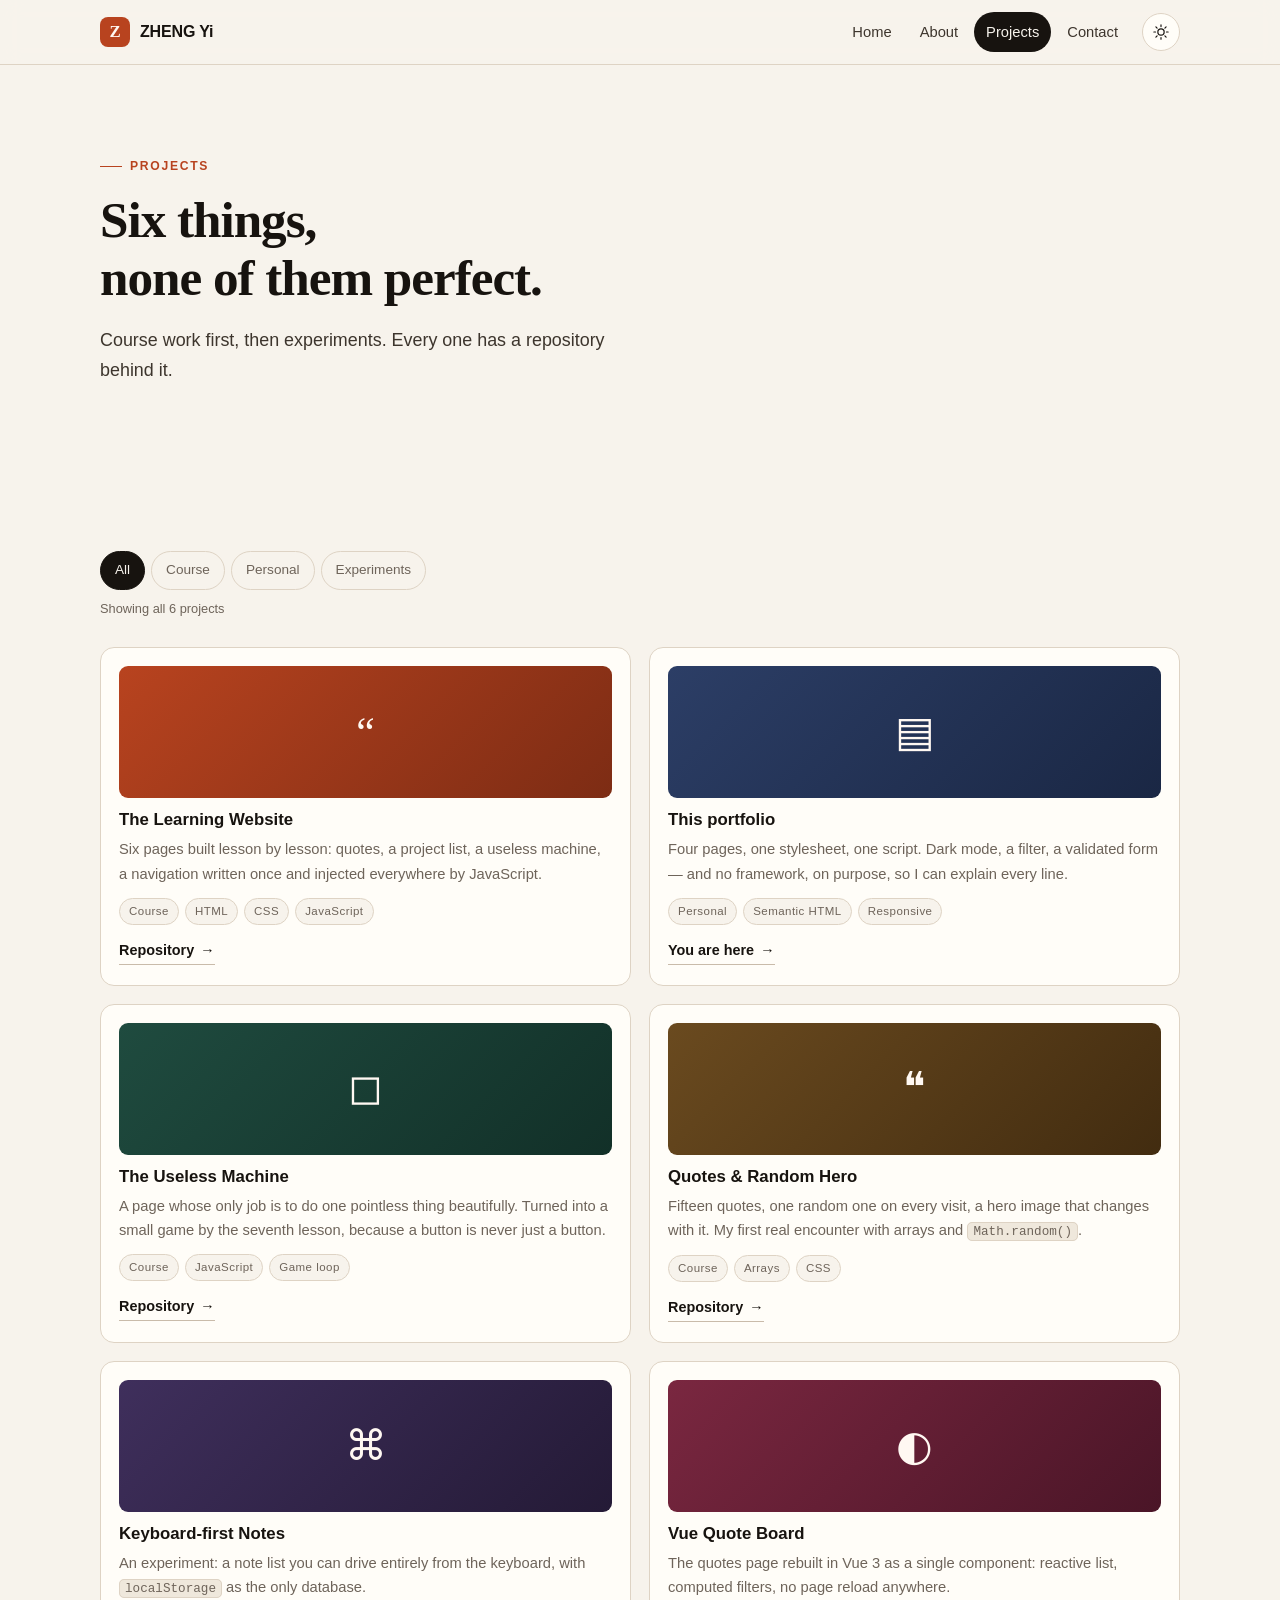
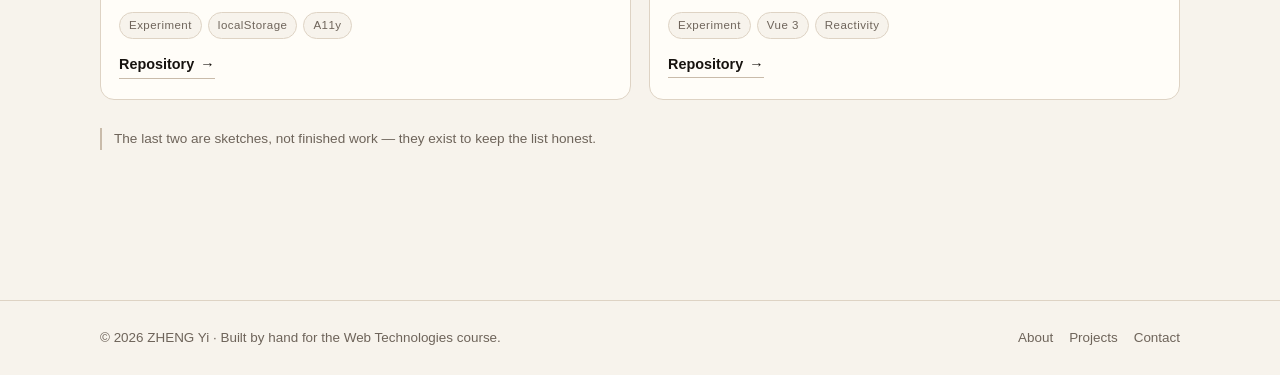
<file: web-projects/my-portfolio/projects.html>
<!DOCTYPE html>
<html lang="en" data-theme="light">
<head>
  <meta charset="UTF-8">
  <meta name="viewport" content="width=device-width, initial-scale=1.0">
  <title>Projects — ZHENG Yi</title>
  <meta name="description" content="Course work and personal experiments by ZHENG Yi: a learning website, a useless machine, a quote page and this portfolio.">

  <link rel="icon" href="assets/favicon-32.png" sizes="32x32" type="image/png">
  <link rel="apple-touch-icon" href="assets/apple-touch-icon.png">
  <meta property="og:type" content="website">
  <meta property="og:title" content="Projects — ZHENG Yi">
  <meta property="og:description" content="Course work and personal experiments, with links to the code.">
  <meta property="og:image" content="assets/og-image.png">
  <meta name="theme-color" content="#f7f3ec">

  <script>
    // Pick the saved theme before the first paint, so the page never flashes.
    (function () {
      var saved = null;
      try { saved = localStorage.getItem('portfolio-theme'); } catch (e) { /* private mode */ }
      var dark = saved ? saved === 'dark'
                       : window.matchMedia('(prefers-color-scheme: dark)').matches;
      document.documentElement.dataset.theme = dark ? 'dark' : 'light';
    })();
  </script>
  <link rel="stylesheet" href="style.css">
  <script src="script.js" defer></script>
</head>
<body data-page="projects">
  <a class="skip-link" href="#main">Skip to content</a>

  <header class="site-header">
    <div class="wrap header-inner">
      <a class="brand" href="index.html">
        <span class="brand-mark" aria-hidden="true">Z</span>
        <span class="brand-text">ZHENG Yi</span>
      </a>

      <button class="nav-toggle" type="button" aria-expanded="false" aria-controls="site-nav">
        <span class="nav-toggle-bars" aria-hidden="true"></span>
        <span class="sr-only">Menu</span>
      </button>

      <nav id="site-nav" class="site-nav" aria-label="Main navigation">
        <ul>
          <li><a href="index.html" data-nav="home">Home</a></li>
          <li><a href="about.html" data-nav="about">About</a></li>
          <li><a href="projects.html" data-nav="projects">Projects</a></li>
          <li><a href="contact.html" data-nav="contact">Contact</a></li>
        </ul>
      </nav>

      <button class="theme-toggle" type="button" aria-label="Switch between light and dark theme">
        <svg class="icon-sun" viewBox="0 0 24 24" aria-hidden="true"><circle cx="12" cy="12" r="4.2"/><path d="M12 2.5v2.2M12 19.3v2.2M2.5 12h2.2M19.3 12h2.2M5.2 5.2l1.6 1.6M17.2 17.2l1.6 1.6M18.8 5.2l-1.6 1.6M6.8 17.2l-1.6 1.6"/></svg>
        <svg class="icon-moon" viewBox="0 0 24 24" aria-hidden="true"><path d="M20.5 14.6A8.6 8.6 0 0 1 9.4 3.5a8.6 8.6 0 1 0 11.1 11.1z"/></svg>
      </button>
    </div>
  </header>

  <main id="main">
    <section class="page-head wrap">
      <p class="eyebrow">Projects</p>
      <h1>Six things,<br>none of them perfect.</h1>
      <p class="lead">Course work first, then experiments. Every one has a repository behind it.</p>
    </section>

    <section class="section wrap" aria-labelledby="list-title">
      <div class="section-head">
        <h2 id="list-title" class="sr-only">Project list</h2>
        <div class="filters" role="group" aria-label="Filter projects by category">
          <button class="filter is-active" type="button" data-filter="all" aria-pressed="true">All</button>
          <button class="filter" type="button" data-filter="course" aria-pressed="false">Course</button>
          <button class="filter" type="button" data-filter="personal" aria-pressed="false">Personal</button>
          <button class="filter" type="button" data-filter="experiment" aria-pressed="false">Experiments</button>
        </div>
        <p class="filter-count" data-filter-count aria-live="polite"></p>
      </div>

      <div class="grid grid-2" data-project-grid>
        <article class="work-card" data-tags="course">
          <div class="work-thumb thumb-a" aria-hidden="true">“</div>
          <h3>The Learning Website</h3>
          <p>
            Six pages built lesson by lesson: quotes, a project list, a useless machine,
            a navigation written once and injected everywhere by JavaScript.
          </p>
          <ul class="tag-list"><li class="tag">Course</li><li class="tag">HTML</li><li class="tag">CSS</li><li class="tag">JavaScript</li></ul>
          <!-- TODO: replace # with your repository URL -->
          <a class="text-link" href="#">Repository <span aria-hidden="true">→</span></a>
        </article>

        <article class="work-card" data-tags="personal">
          <div class="work-thumb thumb-c" aria-hidden="true">▤</div>
          <h3>This portfolio</h3>
          <p>
            Four pages, one stylesheet, one script. Dark mode, a filter, a validated
            form — and no framework, on purpose, so I can explain every line.
          </p>
          <ul class="tag-list"><li class="tag">Personal</li><li class="tag">Semantic HTML</li><li class="tag">Responsive</li></ul>
          <a class="text-link" href="index.html">You are here <span aria-hidden="true">→</span></a>
        </article>

        <article class="work-card" data-tags="course">
          <div class="work-thumb thumb-b" aria-hidden="true">◻</div>
          <h3>The Useless Machine</h3>
          <p>
            A page whose only job is to do one pointless thing beautifully. Turned into
            a small game by the seventh lesson, because a button is never just a button.
          </p>
          <ul class="tag-list"><li class="tag">Course</li><li class="tag">JavaScript</li><li class="tag">Game loop</li></ul>
          <a class="text-link" href="#">Repository <span aria-hidden="true">→</span></a>
        </article>

        <article class="work-card" data-tags="course">
          <div class="work-thumb thumb-d" aria-hidden="true">❝</div>
          <h3>Quotes &amp; Random Hero</h3>
          <p>
            Fifteen quotes, one random one on every visit, a hero image that changes with
            it. My first real encounter with arrays and <code>Math.random()</code>.
          </p>
          <ul class="tag-list"><li class="tag">Course</li><li class="tag">Arrays</li><li class="tag">CSS</li></ul>
          <a class="text-link" href="#">Repository <span aria-hidden="true">→</span></a>
        </article>

        <article class="work-card" data-tags="experiment">
          <div class="work-thumb thumb-e" aria-hidden="true">⌘</div>
          <h3>Keyboard-first Notes</h3>
          <p>
            An experiment: a note list you can drive entirely from the keyboard, with
            <code>localStorage</code> as the only database.
          </p>
          <ul class="tag-list"><li class="tag">Experiment</li><li class="tag">localStorage</li><li class="tag">A11y</li></ul>
          <a class="text-link" href="#">Repository <span aria-hidden="true">→</span></a>
        </article>

        <article class="work-card" data-tags="experiment">
          <div class="work-thumb thumb-f" aria-hidden="true">◐</div>
          <h3>Vue Quote Board</h3>
          <p>
            The quotes page rebuilt in Vue 3 as a single component: reactive list,
            computed filters, no page reload anywhere.
          </p>
          <ul class="tag-list"><li class="tag">Experiment</li><li class="tag">Vue 3</li><li class="tag">Reactivity</li></ul>
          <a class="text-link" href="#">Repository <span aria-hidden="true">→</span></a>
        </article>
      </div>

      <p class="note">
        The last two are sketches, not finished work — they exist to keep the list honest.
      </p>
    </section>
  </main>

  <footer class="site-footer">
    <div class="wrap footer-inner">
      <p>© <span data-year>2025</span> ZHENG Yi · Built by hand for the Web Technologies course.</p>
      <nav aria-label="Footer">
        <a href="about.html">About</a>
        <a href="projects.html">Projects</a>
        <a href="contact.html">Contact</a>
      </nav>
    </div>
  </footer>
</body>
</html>
</file>
<file: style.css>
/* ==========================================================================
   style.css — one stylesheet for the whole learning site

   1 tokens · 2 reset · 3 layout · 4 header/nav · 5 type · 6 buttons
   7 home hero · 8 cards · 9 quotes · 10 projects · 11 machine
   12 game · 13 footer · 14 utilities · 15 responsive
   ========================================================================== */

/* ---------- 1. Tokens ------------------------------------------------------ */
:root {
  --bg:         #f8f4ec;
  --surface:    #fffdf7;
  --ink:        #17211f;
  --ink-soft:   #3a4644;
  --muted:      #6d7a77;
  --line:       #e0d8ca;
  --line-soft:  #eee7db;

  --accent:     #e4572e;
  --accent-ink: #fff6f1;
  --teal:       #1f6f5c;

  --radius:     16px;
  --radius-sm:  10px;
  --wrap:       1100px;

  --font-body: "Segoe UI", system-ui, -apple-system, "PingFang SC", "Microsoft YaHei", sans-serif;
  --font-mono: "Cascadia Code", Consolas, "Courier New", monospace;
}

/* ---------- 2. Reset ------------------------------------------------------- */
*, *::before, *::after { box-sizing: border-box; }

body {
  margin: 0;
  background: var(--bg);
  color: var(--ink);
  font-family: var(--font-body);
  font-size: 1rem;
  line-height: 1.65;
  -webkit-font-smoothing: antialiased;
}

img { display: block; max-width: 100%; height: auto; }
button, input, textarea { font: inherit; color: inherit; }
[hidden] { display: none !important; }

:focus-visible {
  outline: 3px solid var(--teal);
  outline-offset: 3px;
}

/* ---------- 3. Layout ------------------------------------------------------ */
.wrap {
  width: 100%;
  max-width: var(--wrap);
  margin-inline: auto;
  padding-inline: 20px;
}

.section { padding-block: clamp(44px, 7vw, 84px); }
.section + .section { border-top: 1px solid var(--line-soft); }

.section-head {
  display: flex;
  flex-wrap: wrap;
  align-items: baseline;
  justify-content: space-between;
  gap: 6px 24px;
  margin-bottom: 26px;
}

.section-head h2 {
  margin: 0;
  font-size: clamp(1.4rem, 2.6vw, 1.9rem);
  letter-spacing: -0.01em;
}

.section-sub { margin: 0; color: var(--muted); font-size: 0.93rem; }

.grid { display: grid; gap: 18px; }
.grid-3 { grid-template-columns: 1fr; }

.page-head { padding-block: clamp(36px, 6vw, 72px) clamp(20px, 3vw, 36px); }

/* ---------- 4. Header and navigation -------------------------------------- */
.site-header {
  position: sticky;
  top: 0;
  z-index: 20;
  background: rgba(248, 244, 236, 0.92);
  backdrop-filter: blur(8px);
  border-bottom: 1px solid var(--line);
}

.header-inner {
  display: flex;
  align-items: center;
  gap: 12px;
  min-height: 62px;
}

.brand {
  display: inline-flex;
  align-items: center;
  gap: 9px;
  margin-right: auto;
  color: inherit;
  text-decoration: none;
  font-weight: 650;
  letter-spacing: -0.01em;
}

.brand-dot {
  width: 11px;
  height: 11px;
  border-radius: 50%;
  background: var(--accent);
  box-shadow: 0 0 0 4px rgba(228, 87, 46, 0.16);
}

.site-nav ul {
  display: flex;
  gap: 2px;
  margin: 0;
  padding: 0;
  list-style: none;
}

.site-nav a {
  display: block;
  padding: 8px 13px;
  border-radius: 999px;
  color: var(--ink-soft);
  text-decoration: none;
  font-size: 0.92rem;
  transition: background-color 0.18s ease, color 0.18s ease;
}

.site-nav a:hover { background: rgba(23, 33, 31, 0.06); color: var(--ink); }

.site-nav a[aria-current="page"] {
  background: var(--ink);
  color: var(--bg);
}

.nav-toggle {
  display: none;
  place-items: center;
  width: 38px;
  height: 38px;
  padding: 0;
  border: 1px solid var(--line);
  border-radius: 999px;
  background: var(--surface);
  cursor: pointer;
}

.nav-toggle-bar,
.nav-toggle-bar::before,
.nav-toggle-bar::after {
  display: block;
  width: 16px;
  height: 2px;
  border-radius: 2px;
  background: currentColor;
  transition: transform 0.2s ease;
}

.nav-toggle-bar { position: relative; }
.nav-toggle-bar::before,
.nav-toggle-bar::after { content: ""; position: absolute; left: 0; }
.nav-toggle-bar::before { top: -5px; }
.nav-toggle-bar::after { top: 5px; }

.nav-toggle[aria-expanded="true"] .nav-toggle-bar { background: transparent; }
.nav-toggle[aria-expanded="true"] .nav-toggle-bar::before { transform: translateY(5px) rotate(45deg); }
.nav-toggle[aria-expanded="true"] .nav-toggle-bar::after { transform: translateY(-5px) rotate(-45deg); }

.nav-error {
  margin: 0;
  padding: 14px 20px;
  background: #fff1ec;
  color: #8a2d12;
  font-size: 0.88rem;
  border-bottom: 1px solid #f0cdc0;
}

/* ---------- 5. Type -------------------------------------------------------- */
h1, h2, h3 { line-height: 1.16; }

h1 {
  margin: 0 0 16px;
  font-size: clamp(2rem, 5.4vw, 3.4rem);
  letter-spacing: -0.025em;
  font-weight: 700;
}

h3 { margin: 0 0 6px; font-size: 1.04rem; }

.eyebrow {
  display: inline-flex;
  align-items: center;
  gap: 8px;
  margin: 0 0 14px;
  font-size: 0.75rem;
  font-weight: 700;
  letter-spacing: 0.14em;
  text-transform: uppercase;
  color: var(--accent);
}

.eyebrow::before {
  content: "";
  width: 20px;
  height: 2px;
  background: currentColor;
}

.lead {
  max-width: 56ch;
  margin: 0 0 24px;
  font-size: clamp(1rem, 1.5vw, 1.1rem);
  color: var(--ink-soft);
}

p code, li code {
  padding: 1px 6px;
  border-radius: 6px;
  background: rgba(31, 111, 92, 0.09);
  color: var(--teal);
  font-family: var(--font-mono);
  font-size: 0.85em;
}

/* ---------- 6. Buttons ----------------------------------------------------- */
.button-row { display: flex; flex-wrap: wrap; gap: 10px; }

.btn {
  display: inline-flex;
  align-items: center;
  justify-content: center;
  padding: 11px 20px;
  border: 1px solid transparent;
  border-radius: 999px;
  font-size: 0.93rem;
  font-weight: 600;
  text-decoration: none;
  cursor: pointer;
  transition: transform 0.16s ease, background-color 0.16s ease, border-color 0.16s ease;
}

.btn:hover { transform: translateY(-2px); }
.btn:active { transform: translateY(0); }

.btn-primary { background: var(--accent); color: var(--accent-ink); }
.btn-primary:hover { background: #c94a25; }

.btn-ghost {
  background: transparent;
  border-color: var(--line);
  color: var(--ink);
}
.btn-ghost:hover { background: var(--surface); border-color: var(--ink-soft); }

/* ---------- 7. Home hero --------------------------------------------------- */
.hero { padding-block: clamp(32px, 5vw, 64px) clamp(36px, 6vw, 72px); }

.hero-inner { display: grid; gap: 32px; }

.hero-body { align-self: center; }

.hero-media {
  margin: 0;
  border-radius: var(--radius);
  overflow: hidden;
  border: 1px solid var(--line);
  box-shadow: 0 24px 50px -30px rgba(23, 33, 31, 0.45);
}

.hero-media img { width: 100%; aspect-ratio: 16 / 9; object-fit: cover; }

/* ---------- 8. Cards and lists -------------------------------------------- */
.card {
  padding: 24px 22px;
  background: var(--surface);
  border: 1px solid var(--line);
  border-radius: var(--radius);
  transition: transform 0.18s ease, box-shadow 0.18s ease;
}

.card:hover {
  transform: translateY(-3px);
  box-shadow: 0 18px 34px -26px rgba(23, 33, 31, 0.5);
}

.card p { margin: 0; color: var(--muted); font-size: 0.93rem; }

.card a { color: inherit; text-decoration: none; }
.card a:hover { color: var(--accent); }

.card-index {
  display: block;
  margin-bottom: 10px;
  color: var(--accent);
  font-family: var(--font-mono);
  font-size: 0.74rem;
}

.steps {
  margin: 0;
  padding: 0;
  list-style: none;
  display: grid;
  gap: 0;
  border-top: 1px solid var(--line);
}

.steps li {
  display: grid;
  gap: 4px;
  padding: 20px 0;
  border-bottom: 1px solid var(--line);
}

.steps p { margin: 0; color: var(--muted); font-size: 0.94rem; max-width: 62ch; }

.note {
  margin-top: 26px;
  padding-left: 14px;
  border-left: 3px solid var(--line);
  color: var(--muted);
  font-size: 0.88rem;
}

/* ---------- 9. Quotes ------------------------------------------------------ */
.quote-hero {
  padding-block: clamp(36px, 6vw, 76px);
  background: linear-gradient(180deg, #fff8ef, var(--bg));
  border-bottom: 1px solid var(--line);
}

.quote-feature {
  margin: 0 0 26px;
  padding: 0;
  max-width: 26ch;
}

.quote-feature-text {
  margin: 0 0 14px;
  font-size: clamp(1.5rem, 4vw, 2.6rem);
  line-height: 1.25;
  letter-spacing: -0.02em;
  font-weight: 600;
  max-width: 22ch;
  text-wrap: balance;
}

.quote-feature-author {
  font-size: 0.95rem;
  color: var(--muted);
  letter-spacing: 0.02em;
}

.quote-grid {
  display: grid;
  gap: 14px;
  grid-template-columns: 1fr;
}

.quote-card {
  position: relative;
  margin: 0;
  padding: 22px 20px 18px;
  background: var(--surface);
  border: 1px solid var(--line);
  border-radius: var(--radius-sm);
  display: flex;
  flex-direction: column;
  gap: 10px;
}

.quote-card blockquote {
  margin: 0;
  font-size: 0.98rem;
  line-height: 1.55;
}

.quote-card figcaption {
  margin-top: auto;
  font-size: 0.8rem;
  color: var(--muted);
}

.quote-card figcaption::before { content: "— "; }

.quote-number {
  position: absolute;
  top: 14px;
  right: 16px;
  font-family: var(--font-mono);
  font-size: 0.72rem;
  color: var(--line);
}

/* ---------- 10. Projects --------------------------------------------------- */
.project-grid {
  display: grid;
  gap: 20px;
  grid-template-columns: 1fr;
}

.project-card {
  display: flex;
  flex-direction: column;
  background: var(--surface);
  border: 1px solid var(--line);
  border-radius: var(--radius);
  overflow: hidden;
  transition: transform 0.2s ease, box-shadow 0.2s ease;
}

.project-card:hover {
  transform: translateY(-3px);
  box-shadow: 0 20px 38px -28px rgba(23, 33, 31, 0.55);
}

.project-card img { width: 100%; aspect-ratio: 8 / 5; object-fit: cover; }

.project-body {
  display: flex;
  flex-direction: column;
  gap: 8px;
  padding: 18px 18px 20px;
}

.project-body h3 { margin: 0; }
.project-body p { margin: 0; color: var(--muted); font-size: 0.92rem; }

.project-learn {
  font-size: 0.82rem !important;
  padding-top: 8px;
  border-top: 1px solid var(--line-soft);
}

.status {
  align-self: flex-start;
  padding: 3px 10px;
  border-radius: 999px;
  font-size: 0.7rem;
  font-weight: 700;
  letter-spacing: 0.06em;
  text-transform: uppercase;
}

.status-done     { background: rgba(31, 111, 92, 0.12); color: #17604f; }
.status-progress { background: rgba(228, 87, 46, 0.13); color: #a83c19; }
.status-planned  { background: rgba(23, 33, 31, 0.07); color: #3a4644; }
.status-idea     { background: transparent; color: var(--muted); border: 1px dashed var(--line); }

/* ---------- 11. The useless machine ---------------------------------------- */
.machine-stage {
  position: relative;
  display: grid;
  place-items: center;
  min-height: 300px;
  padding: 30px;
  border: 1px solid var(--line);
  border-radius: var(--radius);
  overflow: hidden;
  background:
    radial-gradient(circle at 20% 15%, rgba(228, 87, 46, 0.14), transparent 55%),
    radial-gradient(circle at 85% 90%, rgba(31, 111, 92, 0.14), transparent 50%),
    var(--surface);
}

.machine-box {
  display: flex;
  flex-direction: column;
  align-items: center;
  gap: 12px;
  padding: 26px 34px 22px;
  background: var(--bg);
  border: 1px solid var(--line);
  border-radius: var(--radius-sm);
  box-shadow: 0 12px 26px -20px rgba(23, 33, 31, 0.6);
}

.switch {
  position: relative;
  width: 96px;
  height: 48px;
  padding: 0;
  border: 1px solid var(--line);
  border-radius: 999px;
  background: #ded5c6;
  cursor: pointer;
  transition: background-color 0.25s ease;
}

.switch-knob {
  position: absolute;
  top: 4px;
  left: 4px;
  width: 38px;
  height: 38px;
  border-radius: 50%;
  background: #fffdf7;
  box-shadow: 0 2px 6px rgba(23, 33, 31, 0.28);
  transition: transform 0.26s cubic-bezier(0.34, 1.4, 0.64, 1);
}

.switch[aria-checked="true"] { background: var(--accent); }
.switch[aria-checked="true"] .switch-knob { transform: translateX(48px); }

.machine-stage.is-on .machine-box { box-shadow: 0 0 0 3px rgba(228, 87, 46, 0.18); }

.machine-caption {
  font-size: 0.76rem;
  letter-spacing: 0.06em;
  text-transform: uppercase;
  color: var(--muted);
}

/* The arm: parked off-stage to the right, slides in when pressed, retracts. */
.arm {
  position: absolute;
  right: -10px;
  bottom: 96px;
  width: 210px;
  height: 22px;
  border-radius: 6px;
  background: linear-gradient(180deg, #6d7a77, #3a4644);
  box-shadow: 0 6px 14px -8px rgba(23, 33, 31, 0.9);
  transform: translateX(112%);
  transition: transform 0.5s cubic-bezier(0.4, 0, 0.2, 1);
}

.arm::before {
  content: "";
  position: absolute;
  left: -20px;
  top: -13px;
  width: 34px;
  height: 48px;
  border-radius: 8px;
  background: linear-gradient(180deg, #8b9996, #55615f);
}

.machine-stage.is-pressing .arm { transform: translateX(-56%); }

.machine-count {
  margin: 16px 0 0;
  font-size: 0.95rem;
  color: var(--muted);
}

.machine-count strong { color: var(--ink); font-variant-numeric: tabular-nums; }

/* ---------- 12. The game ---------------------------------------------------- */
.game { display: grid; gap: 14px; }

.game-hud {
  display: flex;
  flex-wrap: wrap;
  gap: 8px 26px;
  font-size: 0.88rem;
  color: var(--muted);
}

.game-hud strong {
  color: var(--ink);
  font-size: 1.1rem;
  font-variant-numeric: tabular-nums;
}

.game-box {
  position: relative;
  height: 360px;
  border: 1px dashed var(--line);
  border-radius: var(--radius);
  background: var(--surface);
  overflow: hidden;
}

.target {
  position: absolute;
  width: 64px;
  height: 64px;
  padding: 0;
  border: none;
  border-radius: 50%;
  background: var(--accent);
  color: var(--accent-ink);
  font-size: 0.68rem;
  font-weight: 700;
  letter-spacing: 0.04em;
  text-transform: uppercase;
  cursor: pointer;
  transition: left 0.12s ease, top 0.12s ease, transform 0.12s ease;
  box-shadow: 0 8px 18px -10px rgba(228, 87, 46, 0.9);
}

.target:hover { transform: scale(1.08); }

.game-overlay {
  position: absolute;
  inset: 0;
  display: grid;
  place-content: center;
  justify-items: center;
  gap: 16px;
  padding: 24px;
  text-align: center;
  background: var(--surface);
}

.game-intro {
  margin: 0;
  max-width: 34ch;
  color: var(--muted);
  font-size: 0.95rem;
}

.game-status {
  min-height: 1.4em;
  margin: 0;
  font-size: 0.88rem;
  color: var(--teal);
}

/* ---------- 13. Footer ------------------------------------------------------ */
.site-footer {
  margin-top: 30px;
  padding-block: 26px;
  border-top: 1px solid var(--line);
  font-size: 0.84rem;
  color: var(--muted);
}

.footer-inner {
  display: flex;
  flex-wrap: wrap;
  justify-content: space-between;
  gap: 6px 24px;
}

.footer-inner p { margin: 0; }

/* ---------- 14. Utilities --------------------------------------------------- */
.sr-only {
  position: absolute;
  width: 1px;
  height: 1px;
  padding: 0;
  margin: -1px;
  overflow: hidden;
  clip: rect(0 0 0 0);
  white-space: nowrap;
  border: 0;
}

.skip-link {
  position: absolute;
  left: 12px;
  top: -60px;
  z-index: 50;
  padding: 10px 16px;
  border-radius: var(--radius-sm);
  background: var(--ink);
  color: var(--bg);
  text-decoration: none;
  transition: top 0.2s ease;
}

.skip-link:focus { top: 12px; }

/* ---------- 15. Responsive --------------------------------------------------- */
@media (min-width: 620px) {
  .quote-grid { grid-template-columns: repeat(2, 1fr); }
  .project-grid { grid-template-columns: repeat(2, 1fr); }
  .steps li { grid-template-columns: 220px 1fr; align-items: start; gap: 18px; }
}

@media (min-width: 900px) {
  .grid-3 { grid-template-columns: repeat(3, 1fr); }
  .hero-inner { grid-template-columns: 1fr 1fr; align-items: center; gap: 48px; }
  .quote-grid { grid-template-columns: repeat(3, 1fr); }
  .project-grid { grid-template-columns: repeat(3, 1fr); }
}

/* Mobile navigation: the list becomes a panel under the header. */
@media (max-width: 699px) {
  .nav-toggle { display: grid; }

  .site-nav {
    position: absolute;
    left: 0;
    right: 0;
    top: 100%;
    display: none;
    background: var(--surface);
    border-bottom: 1px solid var(--line);
  }

  .site-nav.is-open { display: block; }

  .site-nav ul {
    flex-direction: column;
    gap: 2px;
    padding: 10px 16px 16px;
  }

  .site-nav a { padding: 12px 14px; border-radius: var(--radius-sm); font-size: 1rem; }
}
</file>
<file: web-projects/my-portfolio/style.css>
/* ==========================================================================
   ZHENG Yi — personal portfolio
   One stylesheet for four pages. Mobile first, then wider screens.
   Sections: 1 tokens · 2 reset · 3 layout · 4 header/nav · 5 type
             6 buttons · 7 hero · 8 cards · 9 filters · 10 about/timeline
             11 contact/form · 12 footer · 13 utilities · 14 responsive
   ========================================================================== */

/* ---------- 1. Design tokens ---------------------------------------------- */
:root {
  --bg:          #f7f3ec;
  --bg-soft:     #efe8dc;
  --surface:     #fffdf8;
  --ink:         #17130f;
  --ink-soft:    #3d352d;
  --muted:       #6e645a;
  --line:        #ded3c4;
  --line-strong: #c9bbaa;
  --accent:      #b8431f;
  --accent-ink:  #fff8f2;
  --accent-soft: #f3ddd3;
  --shadow:      0 1px 2px rgba(23, 19, 15, .05), 0 12px 28px -18px rgba(23, 19, 15, .35);

  --font-body: "Inter", "Segoe UI", -apple-system, BlinkMacSystemFont, "PingFang SC",
               "Microsoft YaHei", sans-serif;
  --font-display: "Iowan Old Style", "Palatino Linotype", Palatino, Georgia,
                  "Songti SC", "SimSun", serif;
  --font-mono: "SFMono-Regular", Consolas, "Liberation Mono", monospace;

  --wrap: 1120px;
  --radius: 14px;
  --radius-sm: 9px;

  color-scheme: light;
}

html[data-theme="dark"] {
  --bg:          #12100e;
  --bg-soft:     #191512;
  --surface:     #1b1714;
  --ink:         #f5efe4;
  --ink-soft:    #e2d9cb;
  --muted:       #a99c8c;
  --line:        #302822;
  --line-strong: #453a31;
  --accent:      #ff7a4d;
  --accent-ink:  #1a120d;
  --accent-soft: #3a2118;
  --shadow:      0 1px 2px rgba(0, 0, 0, .5), 0 18px 40px -24px rgba(0, 0, 0, .9);

  color-scheme: dark;
}

/* ---------- 2. Reset ------------------------------------------------------ */
*, *::before, *::after { box-sizing: border-box; }

html { -webkit-text-size-adjust: 100%; scroll-behavior: smooth; }

body {
  margin: 0;
  background: var(--bg);
  color: var(--ink);
  font-family: var(--font-body);
  font-size: 1rem;
  line-height: 1.65;
  -webkit-font-smoothing: antialiased;
  transition: background-color .25s ease, color .25s ease;
}

img, svg { display: block; max-width: 100%; }
a { color: inherit; }
button, input, textarea { font: inherit; color: inherit; }
[hidden] { display: none !important; }

:focus-visible {
  outline: 2px solid var(--accent);
  outline-offset: 3px;
  border-radius: 3px;
}

@media (prefers-reduced-motion: reduce) {
  html { scroll-behavior: auto; }
  *, *::before, *::after {
    animation-duration: .001ms !important;
    transition-duration: .001ms !important;
  }
}

/* ---------- 3. Layout ----------------------------------------------------- */
.wrap {
  width: 100%;
  max-width: var(--wrap);
  margin-inline: auto;
  padding-inline: 20px;
}

main { display: block; }

.section { padding-block: clamp(48px, 8vw, 96px); }

.section + .section { border-top: 1px solid var(--line); }

.section-head {
  display: flex;
  flex-wrap: wrap;
  align-items: baseline;
  justify-content: space-between;
  gap: 8px 24px;
  margin-bottom: 28px;
}

.section-head h2 {
  font-family: var(--font-display);
  font-size: clamp(1.5rem, 3vw, 2rem);
  font-weight: 600;
  letter-spacing: -.01em;
  margin: 0;
}

.section-sub {
  margin: 0;
  color: var(--muted);
  font-size: .95rem;
}

.grid { display: grid; gap: 18px; }
.grid-2 { grid-template-columns: 1fr; }
.grid-3 { grid-template-columns: 1fr; }

/* ---------- 4. Header & navigation --------------------------------------- */
.site-header {
  position: sticky;
  top: 0;
  z-index: 50;
  background: color-mix(in srgb, var(--bg) 88%, transparent);
  backdrop-filter: blur(10px);
  border-bottom: 1px solid var(--line);
}

.header-inner {
  display: flex;
  align-items: center;
  gap: 12px;
  min-height: 64px;
}

.brand {
  display: inline-flex;
  align-items: center;
  gap: 10px;
  text-decoration: none;
  font-weight: 600;
  letter-spacing: -.01em;
  margin-right: auto;
}

.brand-mark {
  display: grid;
  place-items: center;
  width: 30px;
  height: 30px;
  border-radius: 8px;
  background: var(--accent);
  color: var(--accent-ink);
  font-family: var(--font-display);
  font-size: 1.05rem;
  line-height: 1;
}

.site-nav ul {
  display: flex;
  gap: 4px;
  margin: 0;
  padding: 0;
  list-style: none;
}

.site-nav a {
  display: block;
  padding: 8px 12px;
  border-radius: 999px;
  text-decoration: none;
  font-size: .92rem;
  color: var(--ink-soft);
  transition: background-color .18s ease, color .18s ease;
}

.site-nav a:hover { background: var(--bg-soft); color: var(--ink); }

.site-nav a[aria-current="page"] {
  background: var(--ink);
  color: var(--bg);
}

.theme-toggle {
  display: grid;
  place-items: center;
  width: 38px;
  height: 38px;
  padding: 0;
  border: 1px solid var(--line);
  border-radius: 999px;
  background: var(--surface);
  cursor: pointer;
  transition: border-color .18s ease, transform .18s ease;
}

.theme-toggle:hover { border-color: var(--line-strong); transform: translateY(-1px); }

.theme-toggle svg {
  width: 18px;
  height: 18px;
  fill: none;
  stroke: currentColor;
  stroke-width: 1.6;
  stroke-linecap: round;
}

html[data-theme="light"] .icon-moon,
html[data-theme="dark"] .icon-sun { display: none; }

.nav-toggle {
  display: none;
  width: 38px;
  height: 38px;
  padding: 0;
  border: 1px solid var(--line);
  border-radius: 999px;
  background: var(--surface);
  cursor: pointer;
  place-items: center;
}

.nav-toggle-bars,
.nav-toggle-bars::before,
.nav-toggle-bars::after {
  display: block;
  width: 16px;
  height: 1.5px;
  background: currentColor;
  border-radius: 2px;
  transition: transform .2s ease, opacity .2s ease;
}

.nav-toggle-bars { position: relative; }
.nav-toggle-bars::before,
.nav-toggle-bars::after { content: ""; position: absolute; left: 0; }
.nav-toggle-bars::before { top: -5px; }
.nav-toggle-bars::after { top: 5px; }

.nav-toggle[aria-expanded="true"] .nav-toggle-bars { background: transparent; }
.nav-toggle[aria-expanded="true"] .nav-toggle-bars::before { transform: translateY(5px) rotate(45deg); }
.nav-toggle[aria-expanded="true"] .nav-toggle-bars::after { transform: translateY(-5px) rotate(-45deg); }

/* ---------- 5. Type ------------------------------------------------------- */
h1, h2, h3 { line-height: 1.15; }

h1 {
  font-family: var(--font-display);
  font-weight: 600;
  font-size: clamp(2.1rem, 6.5vw, 4rem);
  letter-spacing: -.02em;
  margin: 0 0 18px;
}

h3 { font-size: 1.05rem; font-weight: 650; margin: 0 0 6px; }

.eyebrow {
  display: inline-flex;
  align-items: center;
  gap: 8px;
  margin: 0 0 14px;
  font-size: .76rem;
  font-weight: 600;
  letter-spacing: .14em;
  text-transform: uppercase;
  color: var(--accent);
}

.eyebrow::before {
  content: "";
  width: 22px;
  height: 1px;
  background: currentColor;
}

.lead {
  font-size: clamp(1rem, 1.6vw, 1.12rem);
  color: var(--ink-soft);
  max-width: 54ch;
  margin: 0 0 26px;
}

.page-head { padding-block: clamp(40px, 7vw, 84px) clamp(28px, 4vw, 44px); }
.page-head h1 { font-size: clamp(1.9rem, 5vw, 3.2rem); }

p code, li code {
  font-family: var(--font-mono);
  font-size: .86em;
  padding: 1px 5px;
  border-radius: 5px;
  background: var(--bg-soft);
  border: 1px solid var(--line);
}

/* ---------- 6. Buttons & links ------------------------------------------- */
.button-row { display: flex; flex-wrap: wrap; gap: 10px; }

.btn {
  display: inline-flex;
  align-items: center;
  justify-content: center;
  gap: 8px;
  padding: 11px 20px;
  border: 1px solid transparent;
  border-radius: 999px;
  font-size: .93rem;
  font-weight: 550;
  text-decoration: none;
  cursor: pointer;
  transition: transform .18s ease, background-color .18s ease, border-color .18s ease;
}

.btn:hover { transform: translateY(-2px); }

.btn-primary { background: var(--accent); color: var(--accent-ink); }
.btn-primary:hover { background: color-mix(in srgb, var(--accent) 88%, var(--ink)); }

.btn-ghost {
  background: transparent;
  border-color: var(--line-strong);
  color: var(--ink);
}
.btn-ghost:hover { background: var(--surface); }

.text-link {
  display: inline-flex;
  align-items: center;
  gap: 6px;
  font-size: .9rem;
  font-weight: 550;
  text-decoration: none;
  border-bottom: 1px solid var(--line-strong);
  padding-bottom: 1px;
  width: fit-content;
  transition: border-color .18s ease, color .18s ease;
}

.text-link:hover { color: var(--accent); border-color: var(--accent); }
.text-link span { transition: transform .18s ease; }
.text-link:hover span { transform: translateX(3px); }

/* ---------- 7. Hero ------------------------------------------------------- */
.hero {
  display: grid;
  gap: 36px;
  padding-block: clamp(48px, 8vw, 96px) clamp(40px, 6vw, 72px);
}

.hero-card {
  background: var(--surface);
  border: 1px solid var(--line);
  border-radius: var(--radius);
  padding: 22px;
  box-shadow: var(--shadow);
  align-self: start;
}

.card-head {
  display: flex;
  align-items: center;
  gap: 8px;
  padding-bottom: 14px;
  margin-bottom: 14px;
  border-bottom: 1px solid var(--line);
  font-size: .78rem;
  font-weight: 600;
  letter-spacing: .1em;
  text-transform: uppercase;
  color: var(--muted);
}

.dot {
  width: 7px;
  height: 7px;
  border-radius: 50%;
  background: #4caf7d;
  box-shadow: 0 0 0 4px color-mix(in srgb, #4caf7d 20%, transparent);
  animation: pulse 2.6s ease-in-out infinite;
}

@keyframes pulse {
  0%, 100% { opacity: 1; }
  50%      { opacity: .45; }
}

.fact-list { margin: 0; display: grid; gap: 14px; }

.fact-list > div {
  display: grid;
  gap: 2px;
}

.fact-list dt {
  font-size: .74rem;
  letter-spacing: .08em;
  text-transform: uppercase;
  color: var(--muted);
}

.fact-list dd { margin: 0; font-size: .94rem; }

.card-foot {
  margin: 18px 0 0;
  padding-top: 14px;
  border-top: 1px solid var(--line);
  font-size: .78rem;
  color: var(--muted);
}

/* ---------- 8. Cards ------------------------------------------------------ */
.card {
  position: relative;
  background: var(--surface);
  border: 1px solid var(--line);
  border-radius: var(--radius);
  padding: 24px 22px;
  transition: border-color .2s ease, transform .2s ease, box-shadow .2s ease;
}

.card:hover {
  border-color: var(--line-strong);
  transform: translateY(-2px);
  box-shadow: var(--shadow);
}

.card p { margin: 0; color: var(--muted); font-size: .94rem; }

.card-index {
  display: block;
  font-family: var(--font-mono);
  font-size: .74rem;
  color: var(--accent);
  margin-bottom: 10px;
}

.work-card {
  display: flex;
  flex-direction: column;
  gap: 8px;
  background: var(--surface);
  border: 1px solid var(--line);
  border-radius: var(--radius);
  padding: 18px 18px 20px;
  text-decoration: none;
  color: inherit;
  transition: border-color .2s ease, transform .2s ease, box-shadow .2s ease;
}

a.work-card:hover {
  border-color: var(--line-strong);
  transform: translateY(-3px);
  box-shadow: var(--shadow);
}

.work-card h3 { margin: 4px 0 0; }

.work-card p { margin: 0; color: var(--muted); font-size: .92rem; }

.work-card .text-link { margin-top: 6px; }

.work-thumb {
  display: grid;
  place-items: center;
  height: 132px;
  border-radius: var(--radius-sm);
  font-family: var(--font-display);
  font-size: 2.6rem;
  color: var(--accent-ink);
  background: var(--accent);
  overflow: hidden;
}

.thumb-a { background: linear-gradient(135deg, #b8431f, #7d2c14); }
.thumb-b { background: linear-gradient(135deg, #1f4b3f, #123028); }
.thumb-c { background: linear-gradient(135deg, #2c3e66, #1a2744); }
.thumb-d { background: linear-gradient(135deg, #6a4a1f, #422c10); }
.thumb-e { background: linear-gradient(135deg, #3f2f5c, #241a36); }
.thumb-f { background: linear-gradient(135deg, #7a2740, #4a1527); }

.tag-list {
  display: flex;
  flex-wrap: wrap;
  gap: 6px;
  margin: 4px 0 0;
  padding: 0;
  list-style: none;
}

.tag {
  display: inline-block;
  width: fit-content;
  padding: 3px 9px;
  border: 1px solid var(--line);
  border-radius: 999px;
  font-size: .72rem;
  letter-spacing: .04em;
  color: var(--muted);
  background: var(--bg);
}

.note {
  margin-top: 28px;
  font-size: .85rem;
  color: var(--muted);
  border-left: 2px solid var(--line-strong);
  padding-left: 12px;
}

/* ---------- 9. Filters ---------------------------------------------------- */
.filters { display: flex; flex-wrap: wrap; gap: 6px; }

.filter {
  padding: 7px 14px;
  border: 1px solid var(--line);
  border-radius: 999px;
  background: transparent;
  font-size: .85rem;
  color: var(--muted);
  cursor: pointer;
  transition: all .18s ease;
}

.filter:hover { border-color: var(--line-strong); color: var(--ink); }

.filter.is-active {
  background: var(--ink);
  border-color: var(--ink);
  color: var(--bg);
}

.filter-count {
  width: 100%;
  margin: 0;
  font-size: .8rem;
  color: var(--muted);
}

/* ---------- 10. About & timeline ----------------------------------------- */
.about-layout { display: grid; gap: 40px; }

.about-main p {
  color: var(--ink-soft);
  margin: 0 0 18px;
  max-width: 62ch;
}

.about-main h2 {
  font-family: var(--font-display);
  font-size: 1.4rem;
  margin: 34px 0 14px;
}

.chip-list {
  display: flex;
  flex-wrap: wrap;
  gap: 8px;
  margin: 0;
  padding: 0;
  list-style: none;
}

.chip-list li {
  padding: 6px 12px;
  border: 1px solid var(--line);
  border-radius: 8px;
  font-size: .84rem;
  color: var(--ink-soft);
  background: var(--surface);
}

.portrait {
  display: grid;
  place-items: center;
  aspect-ratio: 1 / 1;
  border-radius: var(--radius);
  background:
    radial-gradient(circle at 30% 25%, #d9a07f 0%, transparent 55%),
    linear-gradient(150deg, #b8431f, #5c1f0d);
  color: #fff4ea;
  font-family: var(--font-display);
  font-size: clamp(4rem, 12vw, 7rem);
  margin-bottom: 18px;
  overflow: hidden;
}

.fact-box {
  background: var(--surface);
  border: 1px solid var(--line);
  border-radius: var(--radius);
  padding: 20px;
}

.timeline {
  position: relative;
  margin: 0;
  padding: 0 0 0 18px;
  list-style: none;
  border-left: 1px solid var(--line);
  display: grid;
  gap: 26px;
}

.timeline li {
  position: relative;
  display: grid;
  gap: 4px;
}

.timeline li::before {
  content: "";
  position: absolute;
  left: -23px;
  top: 7px;
  width: 9px;
  height: 9px;
  border-radius: 50%;
  background: var(--bg);
  border: 2px solid var(--accent);
}

.timeline-date {
  font-family: var(--font-mono);
  font-size: .76rem;
  color: var(--muted);
}

.timeline h3 { margin: 0; }

.timeline p { margin: 0; color: var(--muted); font-size: .93rem; max-width: 56ch; }

.rule-list {
  margin: 0;
  padding: 0;
  list-style: none;
  display: grid;
  gap: 0;
  border-top: 1px solid var(--line);
}

.rule-list li {
  display: grid;
  gap: 4px;
  padding: 18px 0;
  border-bottom: 1px solid var(--line);
}

.rule-key { font-weight: 600; font-size: .95rem; }
.rule-text { color: var(--muted); font-size: .93rem; }

/* ---------- 11. Contact & form ------------------------------------------- */
.contact-layout { display: grid; gap: 42px; }

.form-title {
  font-family: var(--font-display);
  font-size: 1.35rem;
  margin: 0 0 18px;
}

.contact-form { display: grid; gap: 18px; max-width: 560px; }

.field { display: grid; gap: 6px; }

.field label {
  font-size: .82rem;
  font-weight: 600;
  letter-spacing: .04em;
  text-transform: uppercase;
  color: var(--muted);
}

.field input,
.field textarea {
  width: 100%;
  padding: 11px 13px;
  background: var(--surface);
  border: 1px solid var(--line);
  border-radius: var(--radius-sm);
  transition: border-color .18s ease, box-shadow .18s ease;
}

.field textarea { resize: vertical; min-height: 120px; }

.field input:focus,
.field textarea:focus {
  outline: none;
  border-color: var(--accent);
  box-shadow: 0 0 0 3px color-mix(in srgb, var(--accent) 18%, transparent);
}

.field.has-error input,
.field.has-error textarea { border-color: #c0392b; }

.error {
  margin: 0;
  font-size: .8rem;
  color: #c0392b;
}

html[data-theme="dark"] .error { color: #ff8f7a; }

.form-status {
  margin: 0;
  min-height: 1.2em;
  font-size: .88rem;
  color: var(--accent);
}

.form-status.is-ok { color: #2e7d52; }
html[data-theme="dark"] .form-status.is-ok { color: #6fce9b; }

.form-hint {
  margin: 0;
  font-size: .78rem;
  color: var(--muted);
  max-width: 46ch;
}

.contact-list {
  margin: 0 0 26px;
  padding: 0;
  list-style: none;
  display: grid;
  gap: 0;
  border-top: 1px solid var(--line);
}

.contact-list li {
  display: grid;
  gap: 2px;
  padding: 14px 0;
  border-bottom: 1px solid var(--line);
}

.contact-label {
  font-size: .72rem;
  letter-spacing: .1em;
  text-transform: uppercase;
  color: var(--muted);
}

.contact-list a { text-decoration: none; border-bottom: 1px solid transparent; width: fit-content; }
.contact-list a:hover { border-color: var(--accent); color: var(--accent); }

.side-note { padding: 18px; }

/* ---------- 12. Footer ---------------------------------------------------- */
.site-footer {
  border-top: 1px solid var(--line);
  margin-top: 40px;
  padding-block: 26px;
  font-size: .84rem;
  color: var(--muted);
}

.footer-inner {
  display: flex;
  flex-wrap: wrap;
  align-items: center;
  justify-content: space-between;
  gap: 10px 24px;
}

.footer-inner p { margin: 0; }

.footer-inner nav { display: flex; gap: 16px; }

.footer-inner a { text-decoration: none; }
.footer-inner a:hover { color: var(--accent); }

/* ---------- 13. Utilities ------------------------------------------------- */
.sr-only {
  position: absolute;
  width: 1px;
  height: 1px;
  padding: 0;
  margin: -1px;
  overflow: hidden;
  clip: rect(0 0 0 0);
  white-space: nowrap;
  border: 0;
}

.skip-link {
  position: absolute;
  left: 12px;
  top: -60px;
  z-index: 100;
  padding: 10px 16px;
  background: var(--ink);
  color: var(--bg);
  border-radius: var(--radius-sm);
  text-decoration: none;
  transition: top .2s ease;
}

.skip-link:focus { top: 12px; }

/* Reveal-on-scroll: elements start slightly low, script adds .is-visible */
.reveal { opacity: 0; transform: translateY(14px); transition: opacity .5s ease, transform .5s ease; }
.reveal.is-visible { opacity: 1; transform: none; }

@media (prefers-reduced-motion: reduce) {
  .reveal { opacity: 1; transform: none; }
}

/* ---------- 14. Responsive ------------------------------------------------ */
@media (min-width: 620px) {
  .grid-2 { grid-template-columns: repeat(2, 1fr); }
  .rule-list li { grid-template-columns: 180px 1fr; align-items: baseline; gap: 16px; }
  .timeline li { grid-template-columns: 150px 1fr; gap: 20px; }
  .timeline li::before { left: -23px; }
}

@media (min-width: 900px) {
  .grid-3 { grid-template-columns: repeat(3, 1fr); }
  .hero { grid-template-columns: 1.25fr .75fr; align-items: start; }
  .about-layout { grid-template-columns: 1.4fr .6fr; align-items: start; }
  .about-side { position: sticky; top: 88px; }
  .contact-layout { grid-template-columns: 1.15fr .85fr; gap: 56px; }
}

/* Mobile navigation: the menu becomes a panel under the header */
@media (max-width: 699px) {
  .nav-toggle { display: grid; }

  .site-nav {
    position: absolute;
    left: 0;
    right: 0;
    top: 100%;
    background: var(--surface);
    border-bottom: 1px solid var(--line);
    box-shadow: 0 18px 30px -24px rgba(0, 0, 0, .5);
    display: none;
  }

  .site-nav.is-open { display: block; }

  .site-nav ul { flex-direction: column; padding: 10px 16px 16px; gap: 2px; }

  .site-nav a { padding: 12px 14px; border-radius: var(--radius-sm); font-size: 1rem; }
}

@media (max-width: 379px) {
  .brand-text { display: none; }
}
</file>
